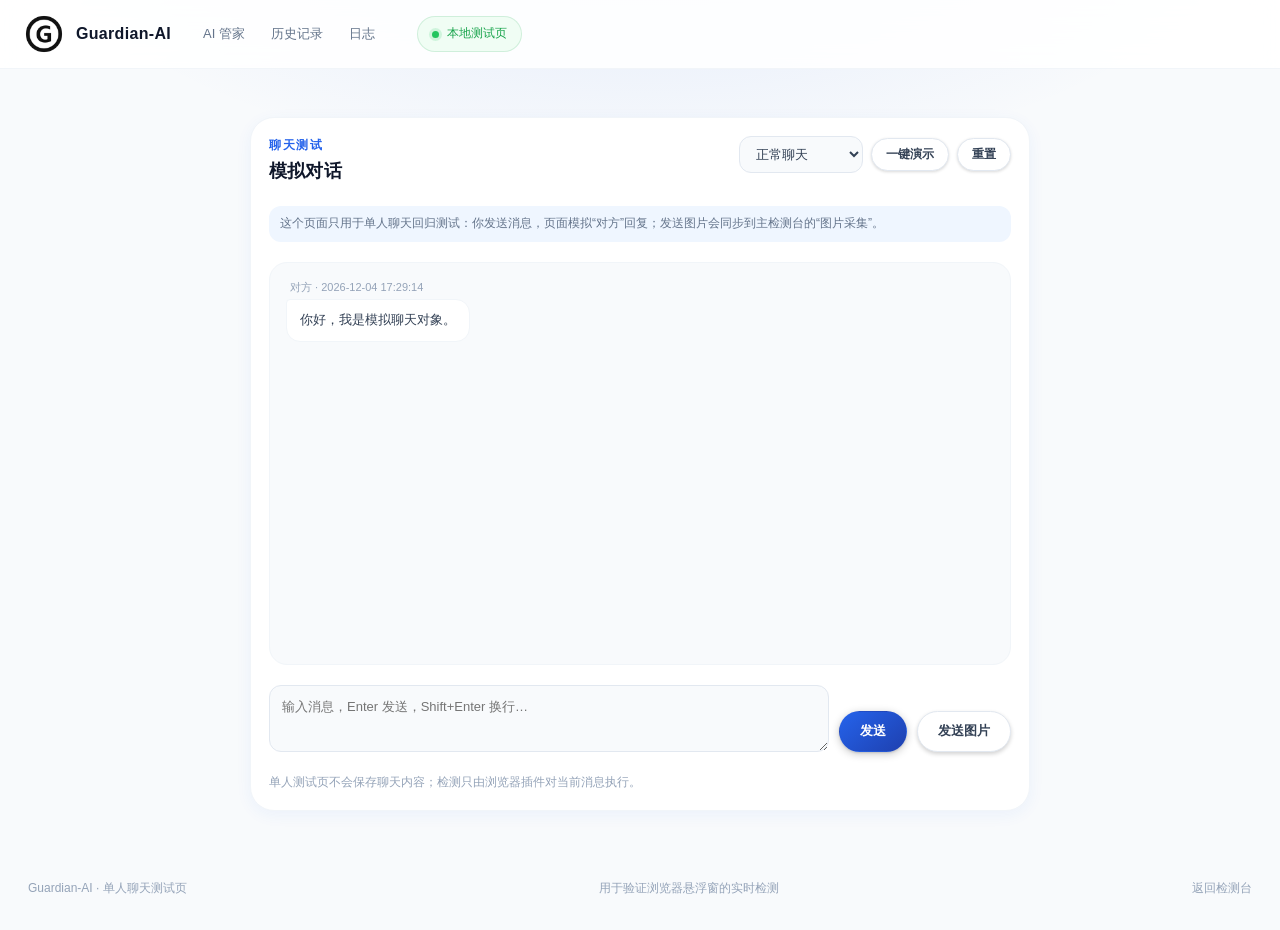
<file: HTML+CSS/html/chat-test.html>
<!DOCTYPE html>
<html lang="zh-CN">
<head>
  <meta charset="UTF-8" />
  <meta name="viewport" content="width=device-width, initial-scale=1.0" />
  <title>单人聊天测试 · Guardian-AI</title>
  <link rel="stylesheet" href="../css/style.css?v=1.6.3" />
  <link rel="icon" type="image/png" href="../assets/guardian-icon.png" />
</head>
<body class="single-chat-body">
  <h1 class="visually-hidden">Guardian-AI 单人聊天测试页</h1>

  <header class="site-header">
    <div class="site-header__inner">
      <a class="brand" href="index.html" aria-label="Guardian-AI 首页">
        <span class="brand__logo brand__logo--image" aria-hidden="true"><img src="../assets/guardian-icon.png" alt="" /></span>
        <span class="brand__text">
          <span class="brand__name">Guardian-AI</span>
          <span class="brand__slogan">Guardian-AI · 单人聊天测试</span>
        </span>
      </a>
      <nav class="site-nav" aria-label="主导航">
        <a class="site-nav__link" href="index.html">AI 管家</a>
        <a class="site-nav__link" href="history.html">历史记录</a>
        <a class="site-nav__link" href="logs.html">日志</a>
      </nav>
      <p class="guard-status">
        <span class="guard-status__dot" aria-hidden="true"></span>
        <span>本地测试页</span>
      </p>
    </div>
  </header>

  <main class="single-chat">
    <section class="panel single-chat__shell" aria-labelledby="single-chat-title">
      <header class="panel__header">
        <div class="panel__heading">
          <p class="panel__eyebrow">聊天测试</p>
          <h2 class="panel__title" id="single-chat-title">模拟对话</h2>
        </div>
        <div class="single-chat__tools">
          <label class="visually-hidden" for="scenario-select">测试场景</label>
          <select class="form-select" id="scenario-select">
            <option value="normal">正常聊天</option>
            <option value="game">游戏皮肤诈骗</option>
            <option value="sidejob">刷单返利诈骗</option>
            <option value="police">冒充公检法</option>
          </select>
          <button class="btn btn--ghost btn--sm" id="demo-btn" type="button">一键演示</button>
          <button class="btn btn--ghost btn--sm" id="reset-btn" type="button">重置</button>
        </div>
      </header>

      <p class="single-chat__hint">这个页面只用于单人聊天回归测试：你发送消息，页面模拟“对方”回复；发送图片会同步到主检测台的“图片采集”。</p>

      <div class="chat-log single-chat__log" id="single-chat-log" role="log" aria-live="polite"></div>

      <div class="chat-composer">
        <label class="visually-hidden" for="single-chat-input">输入消息</label>
        <textarea id="single-chat-input" class="chat-composer__input" rows="2"
          placeholder="输入消息，Enter 发送，Shift+Enter 换行…"></textarea>
        <button class="btn btn--primary" id="single-chat-send" type="button">发送</button>
        <button class="btn btn--ghost" id="single-chat-image-btn" type="button">发送图片</button>
        <input id="single-chat-image-input" type="file" accept="image/png,image/jpeg,image/webp" hidden />
      </div>
      <p class="field-note">单人测试页不会保存聊天内容；检测只由浏览器插件对当前消息执行。</p>
    </section>
  </main>

  <footer class="site-footer">
    <p>Guardian-AI · 单人聊天测试页</p>
    <p>用于验证浏览器悬浮窗的实时检测</p>
    <p class="site-footer__links"><a href="index.html">返回检测台</a></p>
  </footer>

  <script src="../js/chat-test.js?v=1.6.3"></script>
</body>
</html>
</file>
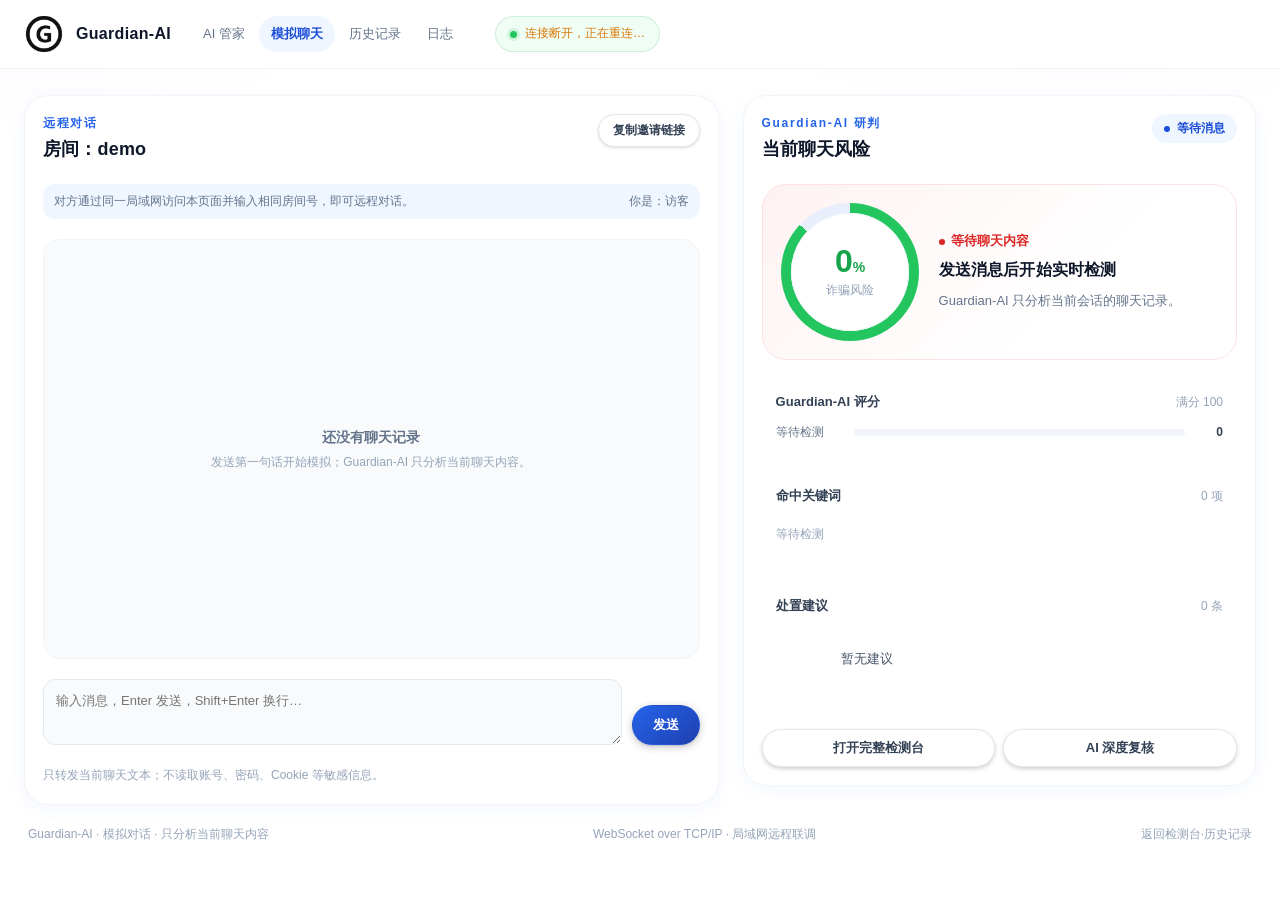
<file: HTML+CSS/html/chat.html>
<!DOCTYPE html>
<html lang="zh-CN">
<head>
  <meta charset="UTF-8" />
  <meta name="viewport" content="width=device-width, initial-scale=1.0" />
  <title>模拟聊天 · Guardian-AI</title>
  <link rel="stylesheet" href="../css/style.css?v=1.6.3" />
  <link rel="icon" type="image/png" href="../assets/guardian-icon.png" />
</head>
<body>
  <h1 class="visually-hidden">Guardian-AI 模拟聊天与实时诈骗检测</h1>

  <header class="site-header">
    <div class="site-header__inner">
      <a class="brand" href="index.html" aria-label="Guardian-AI 首页">
        <span class="brand__logo brand__logo--image" aria-hidden="true"><img src="../assets/guardian-icon.png" alt="" /></span>
        <span class="brand__text">
          <span class="brand__name">Guardian-AI</span>
          <span class="brand__slogan">Guardian-AI · 模拟对话</span>
        </span>
      </a>
      <nav class="site-nav" aria-label="主导航">
        <a class="site-nav__link" href="index.html">AI 管家</a>
        <a class="site-nav__link site-nav__link--active" href="chat.html" aria-current="page">模拟聊天</a>
        <a class="site-nav__link" href="history.html">历史记录</a>
        <a class="site-nav__link" href="logs.html">日志</a>
      </nav>
      <p class="guard-status">
        <span class="guard-status__dot" aria-hidden="true"></span>
        <span id="chat-status">连接中…</span>
      </p>
    </div>
  </header>

  <main class="chat-layout">
    <section class="panel chat-panel" aria-labelledby="chat-room-title">
      <header class="panel__header">
        <div class="panel__heading">
          <p class="panel__eyebrow">远程对话</p>
          <h2 class="panel__title" id="chat-room-title">房间：<span id="room-name">demo</span></h2>
        </div>
        <button class="btn btn--ghost btn--sm" id="copy-room-btn" type="button">复制邀请链接</button>
      </header>

      <div class="chat-tip">
        <span>对方通过同一局域网访问本页面并输入相同房间号，即可远程对话。</span>
        <span id="chat-client-name"></span>
      </div>

      <div class="chat-log" id="chat-log" role="log" aria-live="polite">
        <div class="chat-empty" id="chat-empty">
          <strong>还没有聊天记录</strong>
          <span>发送第一句话开始模拟；Guardian-AI 只分析当前聊天内容。</span>
        </div>
      </div>

      <div class="chat-composer">
        <label class="visually-hidden" for="chat-input">输入消息</label>
        <textarea id="chat-input" class="chat-composer__input" rows="2"
          placeholder="输入消息，Enter 发送，Shift+Enter 换行…"></textarea>
        <button class="btn btn--primary" id="chat-send" type="button">发送</button>
      </div>
      <p class="field-note">只转发当前聊天文本；不读取账号、密码、Cookie 等敏感信息。</p>
    </section>

    <aside class="panel panel--analysis chat-analysis" aria-labelledby="chat-analysis-title">
      <header class="panel__header">
        <div class="panel__heading">
          <p class="panel__eyebrow">Guardian-AI 研判</p>
          <h2 class="panel__title" id="chat-analysis-title">当前聊天风险</h2>
        </div>
        <p class="chip chip--ai"><span class="chip__dot" aria-hidden="true"></span><span id="chat-engine">等待消息</span></p>
      </header>

      <div class="risk-overview">
        <div class="risk-ring risk-ring--low" id="chat-risk-ring" role="img" aria-label="当前聊天风险 0%">
          <div class="risk-ring__inner">
            <strong class="risk-ring__value" id="chat-risk-score">0<span>%</span></strong>
            <span class="risk-ring__label">诈骗风险</span>
          </div>
        </div>
        <div class="risk-summary">
          <p class="risk-summary__level" id="chat-risk-level">
            <span class="risk-summary__dot" aria-hidden="true"></span>
            <span id="chat-risk-level-text">等待聊天内容</span>
          </p>
          <h3 class="risk-summary__title" id="chat-risk-title">发送消息后开始实时检测</h3>
          <p class="risk-summary__desc" id="chat-risk-desc">Guardian-AI 只分析当前会话的聊天记录。</p>
        </div>
      </div>

      <section class="analysis-block">
        <div class="analysis-block__head">
          <h3 class="analysis-block__title">Guardian-AI 评分</h3>
          <span class="analysis-block__count">满分 100</span>
        </div>
        <ul class="dimension-list" id="chat-dimension-list">
          <li class="dimension"><span class="dimension__name">等待检测</span><span class="dimension__bar"><i style="width:0%"></i></span><span class="dimension__score">0</span></li>
        </ul>
      </section>

      <section class="analysis-block">
        <div class="analysis-block__head">
          <h3 class="analysis-block__title">命中关键词</h3>
          <span class="analysis-block__count" id="chat-keyword-count">0 项</span>
        </div>
        <ul class="tag-list" id="chat-keyword-list"><li class="empty-inline">等待检测</li></ul>
      </section>

      <section class="analysis-block">
        <div class="analysis-block__head">
          <h3 class="analysis-block__title">处置建议</h3>
          <span class="analysis-block__count" id="chat-suggestion-count">0 条</span>
        </div>
        <ol class="suggestion-list" id="chat-suggestion-list"><li class="empty-inline">暂无建议</li></ol>
      </section>

      <div class="action-grid">
        <a class="btn btn--ghost" href="index.html">打开完整检测台</a>
        <button class="btn" id="chat-deep-check" type="button">AI 深度复核</button>
      </div>
    </aside>
  </main>

  <footer class="site-footer">
    <p>Guardian-AI · 模拟对话 · 只分析当前聊天内容</p>
    <p>WebSocket over TCP/IP · 局域网远程联调</p>
    <p class="site-footer__links"><a href="index.html">返回检测台</a><span aria-hidden="true">·</span><a href="history.html">历史记录</a></p>
  </footer>

  <div class="toast is-hidden" id="toast" role="status" aria-live="polite"></div>
  <script src="../js/api.js?v=1.6.3"></script>
  <script src="../js/chat.js?v=1.6.3"></script>
</body>
</html>
</file>
<file: HTML+CSS/css/style.css>
/* ==========================================================================
   Guardian-AI · AI 诈骗识别与个人信息保护助手
   风格：简约蓝色 / 圆润 UI / 居中规整
   说明：基础字号 14px，字体优先使用微软雅黑
   ========================================================================== */

/* --------------------------------------------------------------------------
   1. 设计变量
   -------------------------------------------------------------------------- */
:root {
  /* 字体 */
  --font-base: "Microsoft YaHei", "微软雅黑", "PingFang SC",
    "Hiragino Sans GB", "Noto Sans SC", Arial, sans-serif;

  /* 蓝色主色 */
  --blue-600: #2563eb;
  --blue-700: #1d4ed8;
  --blue-800: #1e40af;
  --blue-100: #dbeafe;
  --blue-50: #eff6ff;

  /* 中性色 */
  --white: #ffffff;
  --gray-900: #0f172a;
  --gray-700: #334155;
  --gray-600: #475569;
  --gray-500: #64748b;
  --gray-400: #94a3b8;
  --gray-300: #cbd5e1;
  --gray-200: #e2e8f0;
  --gray-100: #f1f5f9;
  --gray-50: #f8fafc;

  /* 语义色（仅用于风险提示） */
  --red-600: #dc2626;
  --red-700: #b91c1c;
  --red-100: #fee2e2;
  --red-50: #fef2f2;
  --amber-600: #d97706;
  --amber-50: #fffbeb;
  --green-500: #22c55e;
  --green-600: #16a34a;
  --green-50: #f0fdf4;

  /* 圆角 */
  --radius-sm: 8px;
  --radius-md: 12px;
  --radius-lg: 18px;
  --radius-xl: 24px;
  --radius-pill: 999px;

  /* 阴影 */
  --shadow-sm: 0 1px 2px rgba(15, 23, 42, 0.04);
  --shadow-md: 0 4px 16px rgba(37, 99, 235, 0.06);
  --shadow-lg: 0 12px 32px rgba(37, 99, 235, 0.08);

  /* 布局 */
  --page-width: 1360px;
  --page-gutter: 24px;
  --header-height: 68px;
}

/* --------------------------------------------------------------------------
   2. 基础重置
   -------------------------------------------------------------------------- */
*,
*::before,
*::after {
  box-sizing: border-box;
}

html {
  font-size: 14px;
  -webkit-text-size-adjust: 100%;
}

body {
  min-height: 100vh;
  margin: 0;
  font-family: var(--font-base);
  font-size: 14px;
  line-height: 1.6;
  color: var(--gray-700);
  background-color: var(--white);
  background-image:
    radial-gradient(900px 420px at 85% -180px, rgba(37, 99, 235, 0.08), transparent 70%),
    radial-gradient(700px 360px at 0% -120px, rgba(37, 99, 235, 0.05), transparent 70%);
  background-repeat: no-repeat;
}

h1,
h2,
h3,
p,
figure,
figcaption,
ul {
  margin: 0;
}

ul {
  padding: 0;
  list-style: none;
}

a {
  color: inherit;
  text-decoration: none;
}

a:focus-visible,
.uploader:focus-visible {
  outline: 2px solid var(--blue-600);
  outline-offset: 3px;
}

button,
textarea {
  font: inherit;
}

svg {
  display: block;
  width: 100%;
  height: 100%;
}

/* 视觉隐藏（仍可被读屏软件读取） */
.visually-hidden {
  position: absolute;
  width: 1px;
  height: 1px;
  padding: 0;
  margin: -1px;
  overflow: hidden;
  clip: rect(0 0 0 0);
  white-space: nowrap;
  border: 0;
}

/* --------------------------------------------------------------------------
   3. 顶部导航栏
   -------------------------------------------------------------------------- */
.site-header {
  position: sticky;
  top: 0;
  z-index: 50;
  background-color: rgba(255, 255, 255, 0.88);
  border-bottom: 1px solid var(--gray-100);
  backdrop-filter: blur(14px);
  -webkit-backdrop-filter: blur(14px);
}

.site-header__inner {
  display: flex;
  align-items: center;
  gap: 48px;
  width: min(var(--page-width), 100% - var(--page-gutter) * 2);
  min-height: var(--header-height);
  margin: 0 auto;
}

/* 品牌标识 */
.brand {
  display: flex;
  align-items: center;
  gap: 12px;
  flex-shrink: 0;
  border-radius: var(--radius-md);
}

.brand__logo {
  display: grid;
  place-items: center;
  width: 40px;
  height: 40px;
  padding: 9px;
  color: var(--white);
  background: linear-gradient(140deg, var(--blue-600), var(--blue-800));
  border-radius: 13px;
  box-shadow: 0 6px 16px rgba(37, 99, 235, 0.24);
}

.brand__text {
  display: flex;
  flex-direction: column;
  line-height: 1.25;
}

.brand__name {
  font-size: 16px;
  font-weight: 700;
  letter-spacing: 0.02em;
  color: var(--gray-900);
}

.brand__slogan {
  margin-top: 2px;
  font-size: 12px;
  color: var(--gray-400);
}

/* 导航菜单 */
.site-nav {
  display: flex;
  align-items: center;
  gap: 8px;
}

.site-nav__link {
  padding: 8px 16px;
  font-size: 14px;
  color: var(--gray-500);
  border-radius: var(--radius-pill);
  transition: color 0.2s ease, background-color 0.2s ease;
}

.site-nav__link:hover {
  color: var(--blue-700);
  background-color: var(--blue-50);
}

.site-nav__link--active {
  font-weight: 600;
  color: var(--blue-700);
  background-color: var(--blue-50);
}

/* 防护状态 */
.guard-status {
  display: flex;
  align-items: center;
  gap: 8px;
  margin-left: auto;
  padding: 7px 14px;
  font-size: 12px;
  color: var(--green-600);
  background-color: var(--green-50);
  border: 1px solid rgba(22, 163, 74, 0.15);
  border-radius: var(--radius-pill);
}

.guard-status__dot {
  width: 7px;
  height: 7px;
  background-color: var(--green-500);
  border-radius: 50%;
  box-shadow: 0 0 0 3px rgba(34, 197, 94, 0.16);
  animation: pulse 2.4s ease-in-out infinite;
}

/* --------------------------------------------------------------------------
   4. 工作区布局
   -------------------------------------------------------------------------- */
.workspace {
  display: grid;
  grid-template-columns: minmax(0, 1.15fr) minmax(380px, 0.85fr);
  gap: 24px;
  align-items: stretch;
  width: min(var(--page-width), 100% - var(--page-gutter) * 2);
  margin: 26px auto 0;
}

/* --------------------------------------------------------------------------
   5. 通用面板
   -------------------------------------------------------------------------- */
.panel {
  display: flex;
  flex-direction: column;
  gap: 20px;
  padding: 24px;
  background-color: var(--white);
  border: 1px solid var(--gray-100);
  border-radius: var(--radius-xl);
  box-shadow: var(--shadow-md);
}

.panel__header {
  display: flex;
  align-items: flex-start;
  justify-content: space-between;
  gap: 16px;
}

.panel__eyebrow {
  margin-bottom: 2px;
  font-size: 12px;
  font-weight: 600;
  letter-spacing: 0.14em;
  color: var(--blue-600);
}

.panel__title {
  font-size: 18px;
  font-weight: 700;
  letter-spacing: 0.01em;
  color: var(--gray-900);
}

/* 状态胶囊 */
.chip {
  display: inline-flex;
  align-items: center;
  gap: 7px;
  flex-shrink: 0;
  padding: 5px 12px;
  font-size: 12px;
  font-weight: 600;
  border-radius: var(--radius-pill);
}

.chip__dot {
  width: 6px;
  height: 6px;
  background-color: currentColor;
  border-radius: 50%;
  animation: pulse 2.4s ease-in-out infinite;
}

.chip--live {
  color: var(--green-600);
  background-color: var(--green-50);
}

.chip--ai {
  color: var(--blue-700);
  background-color: var(--blue-50);
}

/* --------------------------------------------------------------------------
   6. 聊天文本区
   -------------------------------------------------------------------------- */
.chat-field {
  display: flex;
  flex: 1;
  flex-direction: column;
  gap: 10px;
  min-height: 0;
}

.chat-field__meta {
  display: flex;
  align-items: baseline;
  justify-content: space-between;
  gap: 12px;
}

.chat-field__label {
  font-size: 13px;
  font-weight: 600;
  color: var(--gray-700);
}

.chat-field__hint {
  font-size: 12px;
  color: var(--gray-400);
}

.chat-field__input {
  flex: 1;
  width: 100%;
  min-height: 280px;
  padding: 18px 20px;
  font-size: 14px;
  line-height: 2;
  color: var(--gray-700);
  background-color: var(--gray-50);
  border: 1px solid var(--gray-200);
  border-radius: var(--radius-lg);
  outline: none;
  resize: none;
  transition: border-color 0.2s ease, background-color 0.2s ease,
    box-shadow 0.2s ease;
}

.chat-field__input:hover {
  border-color: var(--gray-300);
}

.chat-field__input:focus {
  background-color: var(--white);
  border-color: var(--blue-600);
  box-shadow: 0 0 0 4px rgba(37, 99, 235, 0.1);
}

.chat-field__footer {
  display: flex;
  justify-content: space-between;
  gap: 12px;
  font-size: 12px;
  color: var(--gray-400);
}

/* --------------------------------------------------------------------------
   7. 图片区域
   -------------------------------------------------------------------------- */
.media-field {
  display: flex;
  flex-direction: column;
  gap: 12px;
}

.media-field__head {
  display: flex;
  align-items: baseline;
  justify-content: space-between;
  gap: 12px;
}

.media-field__title {
  font-size: 13px;
  font-weight: 600;
  color: var(--gray-700);
}

.media-field__hint {
  font-size: 12px;
  color: var(--gray-400);
}

/* 上传占位区 */
.uploader {
  display: flex;
  align-items: center;
  gap: 14px;
  padding: 14px 18px;
  cursor: pointer;
  background-color: var(--gray-50);
  border: 1px dashed var(--gray-300);
  border-radius: var(--radius-lg);
  transition: border-color 0.2s ease, background-color 0.2s ease;
}

.uploader:hover {
  background-color: var(--blue-50);
  border-color: var(--blue-600);
}

.uploader__icon {
  display: grid;
  place-items: center;
  flex-shrink: 0;
  width: 38px;
  height: 38px;
  padding: 9px;
  color: var(--blue-600);
  background-color: var(--white);
  border-radius: var(--radius-md);
  box-shadow: var(--shadow-sm);
}

.uploader__text {
  display: flex;
  flex-direction: column;
  gap: 1px;
  line-height: 1.5;
}

.uploader__text strong {
  font-size: 13px;
  font-weight: 600;
  color: var(--gray-700);
}

.uploader__text small {
  font-size: 12px;
  color: var(--gray-400);
}

.uploader__action {
  flex-shrink: 0;
  margin-left: auto;
  padding: 6px 14px;
  font-size: 12px;
  font-weight: 600;
  color: var(--blue-700);
  background-color: var(--white);
  border: 1px solid var(--blue-100);
  border-radius: var(--radius-pill);
}

/* 图片卡片列表 */
.media-grid {
  display: grid;
  grid-template-columns: repeat(3, minmax(0, 1fr));
  gap: 12px;
}

.media-card {
  overflow: hidden;
  background-color: var(--white);
  border: 1px solid var(--gray-100);
  border-radius: var(--radius-md);
  transition: border-color 0.2s ease, transform 0.2s ease;
}

.media-card:hover {
  border-color: var(--blue-100);
  transform: translateY(-2px);
}

.media-card__preview {
  display: grid;
  place-items: center;
  gap: 4px;
  height: 92px;
  overflow: hidden;
  border-bottom: 1px solid var(--gray-100);
}

.media-card__caption {
  display: flex;
  align-items: center;
  justify-content: space-between;
  gap: 8px;
  padding: 8px 10px;
}

.media-card__name {
  overflow: hidden;
  font-size: 13px;
  color: var(--gray-600);
  text-overflow: ellipsis;
  white-space: nowrap;
}

/* 图片缩略图：转账截图 */
.media-card__preview--transfer {
  background: linear-gradient(150deg, #fef2f2, #fee2e2);
}

.mock-pill {
  padding: 2px 8px;
  font-size: 9px;
  color: var(--red-700);
  background-color: rgba(255, 255, 255, 0.86);
  border-radius: var(--radius-pill);
}

.mock-amount {
  font-size: 19px;
  font-weight: 700;
  letter-spacing: -0.02em;
  color: var(--red-700);
}

/* 图片缩略图：二维码 */
.media-card__preview--qr {
  background: linear-gradient(150deg, var(--blue-50), var(--blue-100));
}

.mock-qr {
  width: 48px;
  height: 48px;
  background-image: repeating-conic-gradient(var(--gray-900) 0% 25%, var(--white) 0% 50%);
  background-size: 11px 11px;
  border: 4px solid var(--white);
  border-radius: 4px;
  box-shadow: var(--shadow-sm);
}

.mock-qr__label {
  font-size: 9px;
  color: var(--blue-800);
}

/* 图片缩略图：客服名片 */
.media-card__preview--profile {
  display: flex;
  align-items: center;
  gap: 10px;
  background: linear-gradient(150deg, var(--white), var(--gray-100));
}

.mock-avatar {
  display: grid;
  place-items: center;
  width: 34px;
  height: 34px;
  font-size: 13px;
  color: var(--white);
  background: linear-gradient(140deg, var(--blue-600), var(--blue-800));
  border-radius: 50%;
}

.mock-lines {
  display: flex;
  flex-direction: column;
  gap: 5px;
}

.mock-lines i {
  display: block;
  width: 54px;
  height: 5px;
  background-color: var(--gray-300);
  border-radius: var(--radius-pill);
}

.mock-lines i:nth-child(2) {
  width: 40px;
  background-color: var(--gray-200);
}

.mock-lines i:nth-child(3) {
  width: 46px;
  background-color: var(--gray-200);
}

/* 标签 */
.tag {
  display: inline-flex;
  align-items: center;
  flex-shrink: 0;
  padding: 3px 9px;
  font-size: 12px;
  font-weight: 500;
  border-radius: var(--radius-pill);
}

.tag--danger {
  color: var(--red-700);
  background-color: var(--red-50);
}

.tag--warn {
  color: var(--amber-600);
  background-color: var(--amber-50);
}

.tag--neutral {
  color: var(--gray-500);
  background-color: var(--gray-100);
}

/* --------------------------------------------------------------------------
   8. 风险分析区
   -------------------------------------------------------------------------- */
/* 风险总分 */
.risk-overview {
  display: flex;
  align-items: center;
  gap: 20px;
  padding: 18px;
  background: linear-gradient(135deg, var(--red-50), var(--white) 65%);
  border: 1px solid var(--red-100);
  border-radius: var(--radius-xl);
}

.risk-ring {
  --score: 87;

  display: flex;
  flex-shrink: 0;
  align-items: center;
  justify-content: center;
  width: 138px;
  height: 138px;
  padding: 10px;
  background: conic-gradient(var(--red-600) calc(var(--score) * 1%), #e8eefc 0);
  border-radius: 50%;
}

.risk-ring__inner {
  display: flex;
  flex-direction: column;
  align-items: center;
  justify-content: center;
  width: 100%;
  height: 100%;
  background-color: var(--white);
  border-radius: 50%;
  box-shadow: inset 0 0 0 1px var(--gray-100);
}

.risk-ring__value {
  font-size: 32px;
  font-weight: 700;
  line-height: 1.1;
  letter-spacing: -0.03em;
  color: var(--red-600);
}

.risk-ring__value span {
  margin-left: 1px;
  font-size: 14px;
  font-weight: 600;
}

.risk-ring__label {
  margin-top: 2px;
  font-size: 12px;
  color: var(--gray-400);
}

/* 风险结论 */
.risk-summary {
  min-width: 0;
}

.risk-summary__level {
  display: flex;
  align-items: center;
  gap: 6px;
  font-size: 13px;
  font-weight: 600;
  color: var(--red-600);
}

.risk-summary__dot {
  width: 6px;
  height: 6px;
  background-color: var(--red-600);
  border-radius: 50%;
}

.risk-summary__title {
  margin-top: 6px;
  font-size: 16px;
  font-weight: 700;
  line-height: 1.55;
  letter-spacing: 0.01em;
  color: var(--gray-900);
  text-wrap: balance;
}

.risk-summary__desc {
  margin-top: 6px;
  font-size: 13px;
  line-height: 1.8;
  color: var(--gray-500);
}

/* 分析子区块 */
.analysis-block {
  display: flex;
  flex-direction: column;
  gap: 10px;
}

.analysis-block__head {
  display: flex;
  align-items: center;
  justify-content: space-between;
  gap: 12px;
}

.analysis-block__title {
  font-size: 13px;
  font-weight: 600;
  color: var(--gray-700);
}

.analysis-block__count {
  font-size: 12px;
  color: var(--gray-400);
}

.tag-list {
  display: flex;
  flex-wrap: wrap;
  gap: 8px;
}

.tag-list .tag {
  padding: 5px 12px;
  font-size: 13px;
}

/* 高风险图片列表 */
.risk-media {
  display: flex;
  flex-direction: column;
  gap: 8px;
}

.risk-media__item {
  display: flex;
  align-items: center;
  gap: 12px;
  padding: 10px 12px;
  background-color: var(--gray-50);
  border: 1px solid var(--gray-100);
  border-radius: var(--radius-md);
}

.risk-media__preview {
  display: grid;
  place-items: center;
  flex-shrink: 0;
  width: 54px;
  height: 42px;
  overflow: hidden;
  font-size: 18px;
  font-weight: 700;
  color: var(--red-700);
  border-radius: var(--radius-sm);
}

.risk-media__preview--transfer {
  background-color: var(--red-100);
}

.risk-media__preview--qr {
  background-image: repeating-conic-gradient(var(--gray-900) 0% 25%, var(--white) 0% 50%);
  background-size: 9px 9px;
  border: 3px solid var(--white);
  box-shadow: 0 0 0 1px var(--gray-200);
}

.risk-media__info {
  display: flex;
  flex: 1;
  flex-direction: column;
  gap: 1px;
  min-width: 0;
}

.risk-media__info strong {
  font-size: 13px;
  font-weight: 600;
  color: var(--gray-700);
}

.risk-media__info small {
  overflow: visible;
  font-size: 12px;
  line-height: 1.65;
  color: var(--gray-400);
  text-overflow: clip;
  white-space: normal;
  overflow-wrap: anywhere;
  word-break: break-word;
}

.risk-media__score {
  flex-shrink: 0;
  font-size: 13px;
  font-weight: 700;
  color: var(--red-600);
}

/* --------------------------------------------------------------------------
   9. 后续操作预留区
   -------------------------------------------------------------------------- */
.reserved {
  display: flex;
  flex: 1;
  flex-direction: column;
  gap: 12px;
  min-height: 300px;
}

.reserved__head {
  display: flex;
  align-items: center;
  justify-content: space-between;
  gap: 12px;
}

.reserved__title {
  font-size: 13px;
  font-weight: 600;
  color: var(--gray-700);
}

.reserved__badge {
  padding: 2px 9px;
  font-size: 12px;
  color: var(--blue-700);
  background-color: var(--blue-50);
  border-radius: var(--radius-pill);
}

.reserved__canvas {
  display: flex;
  flex: 1;
  flex-direction: column;
  align-items: center;
  justify-content: center;
  gap: 6px;
  padding: 24px;
  text-align: center;
  background-color: var(--gray-50);
  background-image: radial-gradient(var(--gray-200) 1px, transparent 1px);
  background-size: 18px 18px;
  border: 1px dashed var(--gray-300);
  border-radius: var(--radius-xl);
}

.reserved__icon {
  display: grid;
  place-items: center;
  width: 40px;
  height: 40px;
  padding: 10px;
  margin-bottom: 2px;
  color: var(--blue-600);
  background-color: var(--white);
  border-radius: 50%;
  box-shadow: var(--shadow-sm);
}

.reserved__hint {
  font-size: 13px;
  font-weight: 600;
  color: var(--gray-500);
}

.reserved__sub {
  font-size: 12px;
  color: var(--gray-400);
}

/* --------------------------------------------------------------------------
   10. 页脚
   -------------------------------------------------------------------------- */
.site-footer {
  display: flex;
  align-items: center;
  justify-content: space-between;
  gap: 16px;
  width: min(var(--page-width), 100% - var(--page-gutter) * 2);
  padding: 20px 4px 32px;
  margin: 0 auto;
  font-size: 12px;
  color: var(--gray-400);
}

/* --------------------------------------------------------------------------
   11. 动画
   -------------------------------------------------------------------------- */
@keyframes pulse {
  0%,
  100% {
    opacity: 1;
    transform: scale(1);
  }

  50% {
    opacity: 0.55;
    transform: scale(0.86);
  }
}

/* --------------------------------------------------------------------------
   12. 响应式适配
   -------------------------------------------------------------------------- */
@media (max-width: 1120px) {
  .workspace {
    grid-template-columns: minmax(0, 1fr);
  }

  .risk-overview {
    align-items: flex-start;
  }
}

@media (max-width: 820px) {
  .site-header__inner {
    gap: 20px;
  }

  .brand__slogan {
    display: none;
  }

  .site-nav {
    gap: 2px;
  }

  .site-nav__link {
    padding: 7px 12px;
  }

  .guard-status {
    padding: 6px 10px;
    font-size: 11px;
  }
}

@media (max-width: 640px) {
  :root {
    --page-gutter: 14px;
  }

  .site-header__inner {
    flex-wrap: wrap;
    gap: 10px;
    padding: 12px 0;
  }

  .brand {
    margin-right: auto;
  }

  .site-nav {
    order: 3;
    width: 100%;
    justify-content: space-between;
    padding-top: 2px;
    border-top: 1px solid var(--gray-100);
  }

  .site-nav__link {
    flex: 1;
    text-align: center;
  }

  .workspace {
    gap: 16px;
    margin-top: 16px;
  }

  .panel {
    gap: 16px;
    padding: 18px;
    border-radius: var(--radius-lg);
  }

  .risk-overview {
    flex-direction: column;
    align-items: center;
    text-align: center;
    gap: 16px;
  }

  .risk-summary__level {
    justify-content: center;
  }

  .media-grid {
    grid-template-columns: repeat(2, minmax(0, 1fr));
  }

  .chat-field__input {
    min-height: 220px;
  }

  .site-footer {
    flex-direction: column;
    align-items: flex-start;
    gap: 4px;
    padding-bottom: 24px;
  }
}

@media (max-width: 420px) {
  .brand__name {
    font-size: 15px;
  }

  .guard-status {
    font-size: 0;
  }

  .guard-status__dot {
    margin: 0;
  }

  .media-grid {
    grid-template-columns: minmax(0, 1fr);
  }

  .uploader {
    flex-wrap: wrap;
  }

  .uploader__action {
    width: 100%;
    margin-left: 0;
    text-align: center;
  }
}

/* --------------------------------------------------------------------------
   13. 无障碍：减少动效
   -------------------------------------------------------------------------- */
@media (prefers-reduced-motion: reduce) {
  *,
  *::before,
  *::after {
    animation-duration: 0.01ms !important;
    animation-iteration-count: 1 !important;
    transition-duration: 0.01ms !important;
  }
}

/* ==========================================================================
   14. 多板块视图与铜川本地化扩展
   ========================================================================== */

/* 本地反诈速览条 */
.local-brief {
  width: min(var(--page-width), 100% - var(--page-gutter) * 2);
  margin: 18px auto 0;
  background: linear-gradient(135deg, var(--blue-50), #ffffff 70%);
  border: 1px solid var(--blue-100);
  border-radius: var(--radius-xl);
}

.local-brief__inner {
  display: flex;
  align-items: center;
  justify-content: space-between;
  gap: 20px;
  padding: 16px 22px;
}

.local-brief__title {
  display: flex;
  align-items: center;
  gap: 10px;
  font-size: 14px;
  font-weight: 700;
  color: var(--gray-900);
}

.local-brief__badge {
  flex-shrink: 0;
  padding: 3px 10px;
  font-size: 12px;
  font-weight: 600;
  color: var(--white);
  background: linear-gradient(140deg, var(--blue-600), var(--blue-800));
  border-radius: var(--radius-pill);
}

.local-brief__desc {
  margin-top: 6px;
  font-size: 13px;
  line-height: 1.8;
  color: var(--gray-600);
}

.local-brief__desc strong {
  color: var(--red-700);
}

.local-brief__channels {
  display: flex;
  flex-direction: column;
  gap: 6px;
  flex-shrink: 0;
  padding: 10px 16px;
  background-color: var(--white);
  border: 1px solid var(--gray-100);
  border-radius: var(--radius-md);
  font-size: 12px;
  color: var(--gray-700);
}

/* 页面主区与视图切换 */
.page-main {
  width: min(var(--page-width), 100% - var(--page-gutter) * 2);
  margin: 22px auto 0;
}

.view {
  display: none;
}

.view.is-active {
  display: block;
  animation: view-fade 0.25s ease;
}

@keyframes view-fade {
  from { opacity: 0; transform: translateY(6px); }
  to { opacity: 1; transform: translateY(0); }
}

.page-head {
  display: flex;
  align-items: flex-start;
  justify-content: space-between;
  gap: 16px;
  margin-bottom: 18px;
}

/* 通用按钮 */
.btn {
  display: inline-flex;
  align-items: center;
  justify-content: center;
  gap: 6px;
  padding: 9px 20px;
  font-size: 13px;
  font-weight: 600;
  border: 1px solid transparent;
  border-radius: var(--radius-pill);
  cursor: pointer;
  transition: background-color 0.2s ease, border-color 0.2s ease, transform 0.15s ease;
}

.btn--primary {
  color: var(--white);
  background: linear-gradient(140deg, var(--blue-600), var(--blue-800));
  box-shadow: 0 4px 12px rgba(37, 99, 235, 0.22);
}

.btn--primary:hover {
  transform: translateY(-1px);
}

.btn--ghost {
  color: var(--blue-700);
  background-color: var(--white);
  border-color: var(--blue-100);
}

/* ---------------- 每日一反诈 ---------------- */
.daily-layout {
  display: grid;
  grid-template-columns: minmax(0, 1.5fr) minmax(320px, 0.7fr);
  gap: 24px;
  align-items: start;
}

.daily-card {
  gap: 16px;
}

.daily-card__meta {
  display: flex;
  flex-wrap: wrap;
  align-items: center;
  gap: 8px;
}

.daily-card__date {
  margin-left: auto;
  font-size: 12px;
  color: var(--gray-400);
}

.daily-card__title {
  font-size: 19px;
  font-weight: 700;
  line-height: 1.5;
  color: var(--gray-900);
}

.daily-card__section {
  display: flex;
  flex-direction: column;
  gap: 8px;
}

.daily-card__subtitle {
  font-size: 13px;
  font-weight: 600;
  color: var(--blue-700);
}

.daily-card__text {
  font-size: 14px;
  line-height: 1.9;
  color: var(--gray-700);
}

.daily-steps {
  display: flex;
  flex-direction: column;
  gap: 10px;
  padding-left: 0;
  list-style: none;
  counter-reset: step;
}

.daily-steps li {
  display: flex;
  gap: 10px;
  font-size: 13px;
  line-height: 1.8;
  color: var(--gray-700);
}

.daily-steps li::before {
  counter-increment: step;
  content: counter(step);
  flex-shrink: 0;
  display: grid;
  place-items: center;
  width: 22px;
  height: 22px;
  margin-top: 2px;
  font-size: 12px;
  font-weight: 700;
  color: var(--blue-700);
  background-color: var(--blue-50);
  border-radius: 50%;
}

.daily-card__tips {
  padding: 14px 16px;
  font-size: 13px;
  line-height: 1.8;
  color: var(--red-700);
  background-color: var(--red-50);
  border: 1px solid var(--red-100);
  border-radius: var(--radius-md);
}

.daily-card__actions {
  display: flex;
  align-items: center;
  justify-content: space-between;
  gap: 12px;
  margin-top: 4px;
}

.daily-card__counter {
  font-size: 12px;
  color: var(--gray-400);
}

/* 侧边提醒列表 */
.daily-side {
  gap: 14px;
}

.daily-side__title {
  font-size: 15px;
}

.side-list {
  display: flex;
  flex-direction: column;
  gap: 14px;
}

.side-list__item {
  padding: 12px 14px;
  background-color: var(--gray-50);
  border: 1px solid var(--gray-100);
  border-radius: var(--radius-md);
}

.side-list__item strong {
  display: block;
  font-size: 13px;
  color: var(--gray-900);
}

.side-list__item p {
  margin-top: 4px;
  font-size: 12px;
  line-height: 1.7;
  color: var(--gray-500);
}

.side-list__item--warn {
  background-color: var(--red-50);
  border-color: var(--red-100);
}

.side-list__item--warn p {
  color: var(--red-700);
}

/* ---------------- 反诈问答 ---------------- */
.quiz-layout {
  display: grid;
  grid-template-columns: minmax(0, 1.5fr) minmax(320px, 0.7fr);
  gap: 24px;
  align-items: start;
}

.quiz-progress {
  margin-bottom: 6px;
  font-size: 12px;
  color: var(--gray-400);
}

.quiz-question {
  padding: 18px 0;
  border-bottom: 1px solid var(--gray-100);
}

.quiz-question:last-of-type {
  border-bottom: none;
}

.quiz-question__title {
  font-size: 15px;
  font-weight: 600;
  line-height: 1.7;
  color: var(--gray-900);
}

.quiz-options {
  display: flex;
  flex-direction: column;
  gap: 10px;
  margin-top: 12px;
}

.quiz-option {
  display: flex;
  align-items: flex-start;
  gap: 10px;
  width: 100%;
  padding: 12px 14px;
  font-size: 13px;
  line-height: 1.7;
  text-align: left;
  color: var(--gray-700);
  background-color: var(--gray-50);
  border: 1px solid var(--gray-200);
  border-radius: var(--radius-md);
  cursor: pointer;
  transition: border-color 0.2s ease, background-color 0.2s ease;
}

.quiz-option:hover:not(:disabled) {
  border-color: var(--blue-600);
  background-color: var(--blue-50);
}

.quiz-option:disabled {
  cursor: default;
}

.quiz-option__mark {
  flex-shrink: 0;
  display: grid;
  place-items: center;
  width: 22px;
  height: 22px;
  font-size: 12px;
  font-weight: 700;
  color: var(--gray-500);
  background-color: var(--white);
  border: 1px solid var(--gray-300);
  border-radius: 50%;
}

.quiz-option--correct {
  background-color: var(--green-50);
  border-color: var(--green-600);
  color: var(--green-600);
}

.quiz-option--correct .quiz-option__mark {
  color: var(--white);
  background-color: var(--green-600);
  border-color: var(--green-600);
}

.quiz-option--wrong {
  background-color: var(--red-50);
  border-color: var(--red-600);
  color: var(--red-700);
}

.quiz-option--wrong .quiz-option__mark {
  color: var(--white);
  background-color: var(--red-600);
  border-color: var(--red-600);
}

.quiz-feedback {
  display: none;
  margin-top: 10px;
  padding: 10px 14px;
  font-size: 12px;
  line-height: 1.8;
  border-radius: var(--radius-md);
}

.quiz-feedback--show {
  display: block;
}

.quiz-feedback--ok {
  color: var(--green-600);
  background-color: var(--green-50);
}

.quiz-feedback--no {
  color: var(--red-700);
  background-color: var(--red-50);
}

.quiz-result {
  display: flex;
  flex-direction: column;
  align-items: center;
  gap: 8px;
  padding: 28px 20px;
  text-align: center;
  background-color: var(--blue-50);
  border: 1px solid var(--blue-100);
  border-radius: var(--radius-xl);
}

.quiz-result__score {
  font-size: 30px;
  font-weight: 700;
  letter-spacing: -0.02em;
  color: var(--blue-700);
}

.quiz-result__level {
  font-size: 15px;
  font-weight: 600;
  color: var(--gray-900);
}

.quiz-result__desc {
  max-width: 420px;
  font-size: 13px;
  line-height: 1.8;
  color: var(--gray-500);
}

.quiz-result .btn {
  margin-top: 10px;
}

/* ---------------- 知识宣传 ---------------- */
.knowledge-grid {
  display: grid;
  grid-template-columns: repeat(4, minmax(0, 1fr));
  gap: 18px;
}

.know-card {
  display: flex;
  flex-direction: column;
  gap: 10px;
  padding: 20px;
  background-color: var(--white);
  border: 1px solid var(--gray-100);
  border-radius: var(--radius-lg);
  box-shadow: var(--shadow-sm);
  transition: transform 0.2s ease, border-color 0.2s ease;
}

.know-card:hover {
  transform: translateY(-3px);
  border-color: var(--blue-100);
}

.know-card__index {
  display: grid;
  place-items: center;
  width: 36px;
  height: 36px;
  font-size: 15px;
  font-weight: 700;
  color: var(--blue-700);
  background-color: var(--blue-50);
  border-radius: var(--radius-md);
}

.know-card__title {
  font-size: 15px;
  font-weight: 700;
  color: var(--gray-900);
}

.know-card__group {
  font-size: 12px;
  color: var(--amber-600);
}

.know-card__text {
  font-size: 12px;
  line-height: 1.8;
  color: var(--gray-600);
}

.know-card__tip {
  margin-top: auto;
  padding-top: 10px;
  font-size: 12px;
  line-height: 1.7;
  color: var(--blue-800);
  border-top: 1px dashed var(--gray-200);
}

.know-card__tip strong {
  color: var(--blue-700);
}

.knowledge-footer {
  display: grid;
  grid-template-columns: repeat(2, minmax(0, 1fr));
  gap: 18px;
  margin-top: 24px;
}

.principle-card {
  gap: 14px;
}

.principle-card__title {
  font-size: 15px;
  font-weight: 700;
  color: var(--gray-900);
}

.principle-list {
  display: grid;
  grid-template-columns: repeat(2, minmax(0, 1fr));
  gap: 10px;
}

.principle-list li {
  padding: 10px 14px;
  font-size: 13px;
  color: var(--gray-700);
  background-color: var(--gray-50);
  border-radius: var(--radius-md);
}

.principle-list--channels li {
  grid-column: span 1;
  font-size: 12px;
  line-height: 1.7;
}

/* 页脚补充链接 */
.site-footer__links a {
  color: var(--gray-400);
}

.site-footer__links a:hover {
  color: var(--blue-700);
}

/* --------------------------------------------------------------------------
   15. 扩展板块响应式适配
   -------------------------------------------------------------------------- */
@media (max-width: 1120px) {
  .daily-layout,
  .quiz-layout {
    grid-template-columns: minmax(0, 1fr);
  }

  .knowledge-grid {
    grid-template-columns: repeat(2, minmax(0, 1fr));
  }
}

@media (max-width: 820px) {
  .local-brief__inner {
    flex-direction: column;
    align-items: flex-start;
  }

  .local-brief__channels {
    width: 100%;
  }
}

@media (max-width: 640px) {
  .knowledge-grid {
    grid-template-columns: minmax(0, 1fr);
  }

  .knowledge-footer,
  .principle-list {
    grid-template-columns: minmax(0, 1fr);
  }

  .page-head {
    flex-direction: column;
    gap: 10px;
  }
}

/* ==========================================================================
   16. 功能扩展：交互控件 / 可解释评分 / 举报 / 历史 / 日志
   ========================================================================== */

/* 通用显隐与空状态 */
.is-hidden {
  display: none !important;
}

.empty-inline {
  padding: 8px 0;
  font-size: 12px;
  color: var(--gray-400);
  list-style: none;
}

.inline-link {
  margin-left: 4px;
  color: var(--blue-700);
  font-weight: 600;
}

/* 实时分析开关 */
.switch {
  display: inline-flex;
  align-items: center;
  gap: 8px;
  cursor: pointer;
  user-select: none;
}

.switch input {
  position: absolute;
  width: 1px;
  height: 1px;
  opacity: 0;
}

.switch__track {
  position: relative;
  width: 34px;
  height: 18px;
  background-color: var(--gray-300);
  border-radius: var(--radius-pill);
  transition: background-color 0.2s ease;
}

.switch__track::after {
  content: "";
  position: absolute;
  top: 2px;
  left: 2px;
  width: 14px;
  height: 14px;
  background-color: var(--white);
  border-radius: 50%;
  box-shadow: var(--shadow-sm);
  transition: transform 0.2s ease;
}

.switch input:checked + .switch__track {
  background-color: var(--blue-600);
}

.switch input:checked + .switch__track::after {
  transform: translateX(16px);
}

.switch input:focus-visible + .switch__track {
  outline: 2px solid var(--blue-600);
  outline-offset: 2px;
}

.switch__text {
  font-size: 12px;
  color: var(--gray-500);
}

/* 按钮内 SVG 图标尺寸（避免继承 svg { width:100% }） */
.btn svg {
  flex-shrink: 0;
  width: 16px;
  height: 16px;
}

/* 左右两栏各自按内容高度排列，避免左侧输入框被右侧长内容拉高 */
.workspace {
  align-items: start;
}

.chat-field {
  flex: 0 0 auto;
}

.chat-field__input {
  flex: 0 0 auto;
  height: 280px;
}

/* 输入区操作按钮 */
.input-actions {
  display: flex;
  flex-wrap: wrap;
  gap: 8px;
  align-items: center;
}

.btn--danger {
  color: var(--white);
  background: linear-gradient(140deg, var(--red-600), var(--red-700));
  box-shadow: 0 4px 12px rgba(220, 38, 38, 0.2);
}

.btn--danger:hover {
  transform: translateY(-1px);
}

.btn--sm {
  padding: 6px 14px;
  font-size: 12px;
}

.btn:not(.btn--primary):not(.btn--danger) {
  color: var(--gray-700);
  background-color: var(--white);
  border-color: var(--gray-200);
}

.btn:not(.btn--primary):not(.btn--danger):hover {
  color: var(--blue-700);
  border-color: var(--blue-100);
  background-color: var(--blue-50);
}

.btn:disabled {
  cursor: not-allowed;
  opacity: 0.45;
  transform: none !important;
}

.icon-btn {
  display: grid;
  place-items: center;
  width: 32px;
  height: 32px;
  font-size: 20px;
  line-height: 1;
  color: var(--gray-400);
  background-color: var(--gray-50);
  border: 0;
  border-radius: 50%;
  cursor: pointer;
}

.icon-btn:hover {
  color: var(--blue-700);
  background-color: var(--blue-50);
}

/* 风险环与等级颜色 */
.risk-ring--low {
  background: conic-gradient(var(--green-500) calc(var(--score, 0) * 1%), #e8eefc 0);
}

.risk-ring--medium {
  background: conic-gradient(var(--amber-600) calc(var(--score, 0) * 1%), #e8eefc 0);
}

.risk-ring--high,
.risk-ring--critical {
  background: conic-gradient(var(--red-600) calc(var(--score, 0) * 1%), #e8eefc 0);
}

.risk-ring--low .risk-ring__value {
  color: var(--green-600);
}

.risk-ring--medium .risk-ring__value {
  color: var(--amber-600);
}

.risk-ring--high .risk-ring__value,
.risk-ring--critical .risk-ring__value {
  color: var(--red-600);
}

.risk-summary__level--low {
  color: var(--green-600);
}

.risk-summary__level--low .risk-summary__dot {
  background-color: var(--green-500);
}

.risk-summary__level--medium {
  color: var(--amber-600);
}

.risk-summary__level--medium .risk-summary__dot {
  background-color: var(--amber-600);
}

.risk-summary__level--high,
.risk-summary__level--critical {
  color: var(--red-600);
}

.risk-summary__level--high .risk-summary__dot,
.risk-summary__level--critical .risk-summary__dot {
  background-color: var(--red-600);
}

/* 可解释评分维度 */
.dimension-list {
  display: flex;
  flex-direction: column;
  gap: 9px;
}

.dimension {
  display: grid;
  grid-template-columns: 68px minmax(0, 1fr) 28px;
  align-items: center;
  gap: 10px;
}

.dimension__name {
  font-size: 12px;
  color: var(--gray-500);
  white-space: nowrap;
}

.dimension__bar {
  display: block;
  height: 7px;
  overflow: hidden;
  background-color: var(--gray-100);
  border-radius: var(--radius-pill);
}

.dimension__bar i {
  display: block;
  height: 100%;
  background: linear-gradient(90deg, var(--blue-600), var(--blue-800));
  border-radius: inherit;
  transition: width 0.45s ease;
}

.dimension--warn .dimension__bar i {
  background: linear-gradient(90deg, #f59e0b, var(--amber-600));
}

.dimension--danger .dimension__bar i {
  background: linear-gradient(90deg, #f87171, var(--red-600));
}

.dimension__score {
  font-size: 12px;
  font-weight: 700;
  color: var(--gray-700);
  text-align: right;
}

/* 风险证据列表 */
.evidence-list {
  display: flex;
  flex-direction: column;
  gap: 7px;
}

.evidence {
  padding: 9px 11px;
  background-color: var(--gray-50);
  border: 1px solid var(--gray-100);
  border-radius: var(--radius-md);
}

.evidence--danger {
  background-color: #fffafa;
  border-color: #fee2e2;
}

.evidence--protective {
  opacity: 0.62;
}

.evidence__head {
  display: flex;
  align-items: center;
  justify-content: space-between;
  gap: 8px;
}

.evidence__label {
  font-size: 13px;
  font-weight: 600;
  color: var(--gray-700);
}

.evidence__weight {
  flex-shrink: 0;
  font-size: 12px;
  font-weight: 700;
  color: var(--red-600);
}

.evidence__text {
  margin-top: 3px;
  overflow: visible;
  font-size: 12px;
  line-height: 1.75;
  color: var(--gray-500);
  text-overflow: clip;
  white-space: pre-wrap;
  overflow-wrap: anywhere;
  word-break: break-word;
}

.evidence__meta {
  margin-top: 4px;
  font-size: 11px;
  color: var(--gray-400);
}

/* 个人信息暴露 */
.privacy-alert {
  display: flex;
  flex-direction: column;
  gap: 2px;
  padding: 9px 12px;
  font-size: 12px;
  line-height: 1.6;
  color: #92400e;
  background-color: var(--amber-50);
  border: 1px solid #fde68a;
  border-radius: var(--radius-md);
}

.pii-list,
.link-list {
  display: flex;
  flex-direction: column;
  gap: 6px;
}

.pii-item {
  display: flex;
  align-items: center;
  justify-content: space-between;
  gap: 10px;
  padding: 8px 10px;
  background-color: var(--gray-50);
  border: 1px solid var(--gray-100);
  border-radius: var(--radius-sm);
}

.pii-item__main {
  display: flex;
  flex-direction: column;
  gap: 1px;
  min-width: 0;
}

.pii-item__label {
  font-size: 12px;
  color: var(--gray-500);
}

.pii-item__value {
  overflow: visible;
  font-family: Consolas, "Courier New", monospace;
  font-size: 12px;
  color: var(--gray-700);
  text-overflow: clip;
  white-space: normal;
  overflow-wrap: anywhere;
  word-break: break-word;
}

.pii-item__count {
  flex-shrink: 0;
  font-size: 11px;
  color: var(--amber-600);
}

.link-item {
  padding: 8px 10px;
  background-color: var(--gray-50);
  border: 1px solid var(--gray-100);
  border-radius: var(--radius-sm);
}

.link-item__url {
  display: block;
  overflow: visible;
  font-size: 12px;
  color: var(--blue-700);
  text-overflow: clip;
  white-space: normal;
  overflow-wrap: anywhere;
  word-break: break-word;
}

.link-item__reasons {
  margin-top: 3px;
  font-size: 11px;
  line-height: 1.6;
  color: var(--gray-400);
}

/* 处置建议 */
.suggestion-list {
  counter-reset: suggestion;
  display: flex;
  flex-direction: column;
  gap: 7px;
}

.suggestion-list li {
  counter-increment: suggestion;
  position: relative;
  padding-left: 25px;
  font-size: 12.5px;
  line-height: 1.75;
  color: var(--gray-600);
}

.suggestion-list li::before {
  content: counter(suggestion);
  position: absolute;
  top: 2px;
  left: 0;
  display: grid;
  place-items: center;
  width: 17px;
  height: 17px;
  font-size: 10px;
  font-weight: 700;
  color: var(--blue-700);
  background-color: var(--blue-50);
  border-radius: 50%;
}

.suggestion-list li.empty-inline::before {
  display: none;
}

/* 数据库命中 / AI 分析来源提示 */
.match-badge {
  display: flex;
  align-items: flex-start;
  gap: 7px;
  padding: 8px 11px;
  font-size: 12px;
  line-height: 1.6;
  color: var(--blue-700);
  background-color: var(--blue-50);
  border: 1px solid var(--blue-100);
  border-radius: var(--radius-md);
}

.match-badge__dot {
  flex-shrink: 0;
  width: 7px;
  height: 7px;
  margin-top: 5px;
  background-color: currentColor;
  border-radius: 50%;
}

.match-badge--hit {
  color: var(--green-600);
  background-color: var(--green-50);
  border-color: rgba(22, 163, 74, 0.18);
}

.match-badge--ai {
  color: var(--blue-700);
  background-color: var(--blue-50);
  border-color: var(--blue-100);
}

/* 多图关联分析 */
.cross-image-summary {
  padding: 9px 11px;
  font-size: 12.5px;
  line-height: 1.75;
  color: var(--gray-600);
  background-color: var(--blue-50);
  border: 1px solid var(--blue-100);
  border-radius: var(--radius-md);
}

.cross-image-list {
  display: flex;
  flex-direction: column;
  gap: 6px;
}

.cross-image-list li {
  position: relative;
  padding-left: 18px;
  font-size: 12px;
  line-height: 1.7;
  color: var(--gray-600);
}

.cross-image-list li::before {
  content: "↔";
  position: absolute;
  left: 0;
  color: var(--blue-600);
  font-weight: 700;
}

/* 图片采集 */
.image-capture-grid {
  display: grid;
  grid-template-columns: repeat(4, minmax(0, 1fr));
  gap: 14px;
}

.image-capture-card {
  display: flex;
  flex-direction: column;
  overflow: hidden;
  background-color: var(--white);
  border: 1px solid var(--gray-100);
  border-radius: var(--radius-lg);
  box-shadow: var(--shadow-sm);
}

.image-capture-card__thumb {
  display: block;
  width: 100%;
  aspect-ratio: 4 / 3;
  background-color: var(--gray-100);
  background-position: center;
  background-size: cover;
  cursor: zoom-in;
}

.image-capture-card__body {
  display: flex;
  flex-direction: column;
  gap: 7px;
  padding: 12px;
}

.image-capture-card__head {
  display: flex;
  align-items: center;
  justify-content: space-between;
  gap: 8px;
}

.image-capture-card__name {
  overflow: hidden;
  font-size: 13px;
  font-weight: 700;
  color: var(--gray-700);
  text-overflow: ellipsis;
  white-space: nowrap;
}

.image-capture-card__time {
  font-size: 11px;
  color: var(--gray-400);
}

.image-capture-card__summary {
  display: -webkit-box;
  overflow: hidden;
  font-size: 12px;
  line-height: 1.7;
  color: var(--gray-500);
  -webkit-box-orient: vertical;
  -webkit-line-clamp: 3;
}

.image-capture-card__footer {
  display: flex;
  align-items: center;
  justify-content: space-between;
  gap: 8px;
}

.image-capture-card__delete {
  padding: 3px 8px;
  font-size: 11px;
  color: var(--gray-400);
  background: transparent;
  border: 1px solid var(--gray-200);
  border-radius: 999px;
  cursor: pointer;
}

.image-capture-card__delete:hover {
  color: #dc2626;
  border-color: #fecaca;
}

@media (max-width: 1120px) {
  .image-capture-grid {
    grid-template-columns: repeat(3, minmax(0, 1fr));
  }
}

@media (max-width: 820px) {
  .image-capture-grid {
    grid-template-columns: repeat(2, minmax(0, 1fr));
  }
}

@media (max-width: 520px) {
  .image-capture-grid {
    grid-template-columns: minmax(0, 1fr);
  }
}

/* 分省案例 */
.province-panel {
  gap: 14px;
}

.province-panel__head {
  display: flex;
  align-items: flex-start;
  justify-content: space-between;
  gap: 16px;
}

.province-panel__title {
  font-size: 16px;
  font-weight: 700;
  color: var(--gray-900);
}

.province-select {
  width: auto;
  min-width: 140px;
}

.province-case-list {
  display: grid;
  grid-template-columns: repeat(3, minmax(0, 1fr));
  gap: 12px;
}

.province-case {
  display: flex;
  flex-direction: column;
  gap: 6px;
  padding: 14px;
  background-color: var(--gray-50);
  border: 1px solid var(--gray-100);
  border-radius: var(--radius-md);
}

.province-case__meta {
  font-size: 11px;
  color: var(--blue-700);
}

.province-case__title {
  font-size: 13px;
  font-weight: 700;
  line-height: 1.55;
  color: var(--gray-900);
}

.province-case__method {
  display: -webkit-box;
  overflow: hidden;
  font-size: 12px;
  line-height: 1.7;
  color: var(--gray-500);
  -webkit-box-orient: vertical;
  -webkit-line-clamp: 4;
}

.province-case__tip {
  padding-top: 6px;
  font-size: 11px;
  line-height: 1.6;
  color: var(--green-600);
  border-top: 1px dashed var(--gray-200);
}

@media (max-width: 820px) {
  .province-case-list {
    grid-template-columns: minmax(0, 1fr);
  }
}

/* 后续操作区 */
.action-block {
  display: flex;
  flex-direction: column;
  gap: 10px;
  padding-top: 14px;
  border-top: 1px dashed var(--gray-200);
}

.action-block__badge {
  padding: 2px 9px;
  font-size: 12px;
  color: var(--blue-700);
  background-color: var(--blue-50);
  border-radius: var(--radius-pill);
}

.action-grid {
  display: grid;
  grid-template-columns: repeat(2, minmax(0, 1fr));
  gap: 8px;
}

.action-grid .btn {
  width: 100%;
  padding: 8px 10px;
}

.field-note {
  font-size: 12px;
  line-height: 1.7;
  color: var(--gray-400);
}

/* 上传交互 */
.uploader.is-dragover {
  background-color: var(--blue-50);
  border-color: var(--blue-600);
}

.record-row {
  display: flex;
  flex-wrap: wrap;
  align-items: center;
  gap: 10px;
}

.record-dot {
  width: 7px;
  height: 7px;
  background-color: var(--red-600);
  border-radius: 50%;
}

.record-row.is-recording .record-dot {
  animation: pulse 1s ease-in-out infinite;
}

.record-tip {
  font-size: 12px;
  color: var(--gray-400);
}

/* 右侧多模态缩略图 */
.risk-media__preview--image {
  background-position: center;
  background-size: cover;
}

.risk-media__preview--audio {
  color: var(--blue-700);
  background-color: var(--blue-50);
}

/* 知识卡片可点击 */
.know-card {
  cursor: pointer;
}

/* 媒体卡片扩展 */
.media-card {
  position: relative;
}

.media-card__preview--image,
.media-card__preview--audio {
  background: linear-gradient(150deg, var(--blue-50), var(--blue-100));
  background-position: center;
  background-size: cover;
}

.media-card__preview--audio {
  display: flex;
  flex-direction: column;
  gap: 4px;
  color: var(--blue-800);
}

.media-card__preview--audio strong {
  font-size: 20px;
}

.media-card__preview--audio small {
  font-size: 11px;
  color: var(--blue-700);
}

.media-card__remove {
  position: absolute;
  top: 6px;
  right: 6px;
  display: grid;
  place-items: center;
  width: 22px;
  height: 22px;
  padding: 0;
  font-size: 14px;
  line-height: 1;
  color: var(--gray-500);
  background-color: rgba(255, 255, 255, 0.92);
  border: 0;
  border-radius: 50%;
  box-shadow: var(--shadow-sm);
  cursor: pointer;
}

.media-card__remove:hover {
  color: var(--red-600);
}

.media-card__status {
  position: absolute;
  top: 6px;
  left: 6px;
  padding: 2px 7px;
  font-size: 10px;
  font-weight: 600;
  color: var(--white);
  background-color: rgba(15, 23, 42, 0.62);
  border-radius: var(--radius-pill);
}

.media-card__status--analyzing {
  background-color: var(--blue-700);
}

.media-card__status--done {
  background-color: rgba(22, 163, 74, 0.88);
}

.media-card__status--error {
  background-color: rgba(220, 38, 38, 0.88);
}

.media-card__caption .tag {
  padding: 2px 7px;
  font-size: 11px;
}

/* 弹窗 */
.modal {
  position: fixed;
  inset: 0;
  z-index: 80;
  display: flex;
  align-items: center;
  justify-content: center;
  padding: 20px;
}

.modal__backdrop {
  position: absolute;
  inset: 0;
  background-color: rgba(15, 23, 42, 0.46);
  backdrop-filter: blur(2px);
}

.modal__panel {
  position: relative;
  display: flex;
  flex-direction: column;
  width: min(640px, 100%);
  max-height: 88vh;
  overflow: auto;
  background-color: var(--white);
  border-radius: var(--radius-xl);
  box-shadow: 0 24px 70px rgba(15, 23, 42, 0.24);
}

.modal__header {
  display: flex;
  align-items: flex-start;
  justify-content: space-between;
  gap: 16px;
  padding: 22px 24px 0;
}

.modal__title {
  font-size: 18px;
  font-weight: 700;
  color: var(--gray-900);
}

.modal__body {
  display: flex;
  flex-direction: column;
  gap: 10px;
  padding: 18px 24px;
}

.modal__footer {
  display: flex;
  justify-content: flex-end;
  gap: 8px;
  padding: 0 24px 22px;
}

.modal__actions {
  display: flex;
  flex-wrap: wrap;
  gap: 8px;
}

.form-label {
  margin-top: 4px;
  font-size: 12px;
  font-weight: 600;
  color: var(--gray-600);
}

.form-select,
.form-input,
.form-textarea {
  width: 100%;
  padding: 9px 12px;
  font: inherit;
  font-size: 13px;
  color: var(--gray-700);
  background-color: var(--gray-50);
  border: 1px solid var(--gray-200);
  border-radius: var(--radius-md);
  outline: none;
}

.form-select:focus,
.form-input:focus,
.form-textarea:focus {
  background-color: var(--white);
  border-color: var(--blue-600);
  box-shadow: 0 0 0 3px rgba(37, 99, 235, 0.1);
}

.form-textarea {
  resize: vertical;
  line-height: 1.7;
}

.report-result {
  display: flex;
  flex-direction: column;
  gap: 8px;
  padding: 12px;
  background-color: var(--gray-50);
  border: 1px solid var(--gray-100);
  border-radius: var(--radius-md);
}

.report-result__title {
  font-size: 13px;
  font-weight: 700;
  color: var(--green-600);
}

.report-result__meta {
  font-size: 12px;
  color: var(--gray-400);
}

.report-result__content {
  max-height: 260px;
  margin: 0;
  overflow: auto;
  font-family: Consolas, "Courier New", monospace;
  font-size: 11.5px;
  line-height: 1.75;
  color: var(--gray-600);
  white-space: pre-wrap;
}

.knowledge-detail {
  font-size: 13px;
  line-height: 1.9;
  color: var(--gray-600);
}

/* 图片放大查看 */
.image-modal__panel {
  width: min(1080px, 96vw);
}

.image-modal__body {
  display: flex;
  align-items: center;
  justify-content: center;
  padding: 12px 24px 24px;
  overflow: auto;
  background-color: var(--gray-50);
  border-radius: 0 0 var(--radius-xl) var(--radius-xl);
}

.image-modal__img {
  max-width: 100%;
  max-height: 72vh;
  object-fit: contain;
  border-radius: var(--radius-md);
  box-shadow: var(--shadow-md);
}

/* Toast */
.toast {
  position: fixed;
  left: 50%;
  bottom: 28px;
  z-index: 90;
  max-width: min(520px, calc(100vw - 32px));
  padding: 10px 18px;
  font-size: 13px;
  color: var(--white);
  background-color: rgba(15, 23, 42, 0.9);
  border-radius: var(--radius-pill);
  box-shadow: 0 12px 30px rgba(15, 23, 42, 0.22);
  transform: translateX(-50%);
}

.toast--error {
  background-color: rgba(185, 28, 28, 0.94);
}

.toast--success {
  background-color: rgba(22, 101, 52, 0.94);
}

/* 桌面端：右侧研判面板独立滚动，避免页面被证据列表拉得过长 */
@media (min-width: 1121px) {
  .panel--analysis {
    position: sticky;
    top: calc(var(--header-height) + 14px);
    max-height: calc(100vh - var(--header-height) - 28px);
    overflow-y: auto;
    overscroll-behavior: contain;
    scrollbar-width: thin;
    scrollbar-color: var(--gray-300) transparent;
  }

  .panel--analysis::-webkit-scrollbar {
    width: 6px;
  }

  .panel--analysis::-webkit-scrollbar-thumb {
    background-color: var(--gray-300);
    border-radius: var(--radius-pill);
  }

  .panel--analysis::-webkit-scrollbar-track {
    background-color: transparent;
  }
}

/* ==========================================================================
   16.5 模拟聊天页
   ========================================================================== */
.chat-layout {
  display: grid;
  grid-template-columns: minmax(0, 1.15fr) minmax(380px, 0.85fr);
  gap: 24px;
  align-items: start;
  width: min(var(--page-width), 100% - var(--page-gutter) * 2);
  margin: 26px auto 0;
}

.chat-panel {
  min-height: 680px;
}

.chat-tip {
  display: flex;
  flex-wrap: wrap;
  justify-content: space-between;
  gap: 8px;
  padding: 8px 11px;
  font-size: 12px;
  line-height: 1.6;
  color: var(--gray-500);
  background-color: var(--blue-50);
  border-radius: var(--radius-md);
}

.chat-log {
  display: flex;
  flex: 1;
  flex-direction: column;
  gap: 12px;
  min-height: 420px;
  max-height: 56vh;
  padding: 16px;
  overflow-y: auto;
  background-color: var(--gray-50);
  border: 1px solid var(--gray-100);
  border-radius: var(--radius-lg);
}

.chat-empty {
  display: flex;
  flex: 1;
  flex-direction: column;
  align-items: center;
  justify-content: center;
  gap: 4px;
  text-align: center;
  color: var(--gray-400);
}

.chat-empty strong {
  font-size: 14px;
  color: var(--gray-500);
}

.chat-empty span {
  font-size: 12px;
}

.chat-row {
  display: flex;
  flex-direction: column;
  align-items: flex-start;
  gap: 3px;
}

.chat-row--self {
  align-items: flex-end;
}

.chat-row__meta {
  display: flex;
  gap: 6px;
  padding: 0 4px;
  font-size: 11px;
  color: var(--gray-400);
}

.chat-bubble {
  max-width: 78%;
  padding: 9px 13px;
  font-size: 13px;
  line-height: 1.75;
  color: var(--gray-700);
  background-color: var(--white);
  border: 1px solid var(--gray-100);
  border-radius: 4px 14px 14px 14px;
  word-break: break-word;
  white-space: pre-wrap;
}

.chat-row--self .chat-bubble {
  color: var(--white);
  background: linear-gradient(140deg, var(--blue-600), var(--blue-800));
  border-color: transparent;
  border-radius: 14px 4px 14px 14px;
}

.chat-bubble--image {
  padding: 4px;
  background-color: var(--white);
  border-color: var(--gray-100);
}

.chat-row--self .chat-bubble--image {
  background-color: var(--blue-50);
  border-color: var(--blue-100);
}

.chat-image {
  display: block;
  max-width: 220px;
  max-height: 220px;
  border-radius: 10px;
  object-fit: cover;
  cursor: zoom-in;
}

.chat-composer {
  display: flex;
  gap: 10px;
  align-items: flex-end;
}

.chat-composer__input {
  flex: 1;
  min-height: 58px;
  max-height: 150px;
  padding: 10px 12px;
  font: inherit;
  font-size: 13px;
  line-height: 1.7;
  color: var(--gray-700);
  background-color: var(--gray-50);
  border: 1px solid var(--gray-200);
  border-radius: var(--radius-md);
  outline: none;
  resize: vertical;
}

.chat-composer__input:focus {
  background-color: var(--white);
  border-color: var(--blue-600);
  box-shadow: 0 0 0 3px rgba(37, 99, 235, 0.1);
}

.chat-analysis {
  position: sticky;
  top: calc(var(--header-height) + 14px);
  max-height: calc(100vh - var(--header-height) - 28px);
  overflow-y: auto;
}

.chat-analysis .action-grid {
  margin-top: 4px;
}

@media (max-width: 1120px) {
  .chat-layout {
    grid-template-columns: minmax(0, 1fr);
  }

  .chat-analysis {
    position: static;
    max-height: none;
  }
}

@media (max-width: 640px) {
  .chat-layout {
    width: calc(100% - 28px);
    margin-top: 16px;
  }

  .chat-log {
    min-height: 320px;
    max-height: 50vh;
  }

  .chat-bubble {
    max-width: 88%;
  }

  .chat-composer {
    flex-direction: column;
    align-items: stretch;
  }
}

/* 单人聊天测试页：聊天窗口固定居中 */
.single-chat-body {
  min-height: 100vh;
  background:
    radial-gradient(900px 420px at 50% -120px, rgba(37, 99, 235, 0.12), transparent 70%),
    var(--gray-50);
}

.single-chat {
  display: flex;
  align-items: center;
  justify-content: center;
  width: min(780px, 100% - 32px);
  min-height: calc(100vh - var(--header-height) - 90px);
  margin: 24px auto;
}

.single-chat__shell {
  width: 100%;
  height: calc(100vh - var(--header-height) - 138px);
  min-height: 560px;
  max-height: 860px;
}

.single-chat__tools {
  display: flex;
  flex-wrap: wrap;
  gap: 8px;
  align-items: center;
}

.single-chat__tools .form-select {
  width: auto;
  min-width: 118px;
}

.single-chat__hint {
  padding: 8px 11px;
  font-size: 12px;
  line-height: 1.65;
  color: var(--gray-500);
  background-color: var(--blue-50);
  border-radius: var(--radius-md);
}

.single-chat__log {
  flex: 1;
  min-height: 280px;
  max-height: none;
}

@media (max-width: 640px) {
  .single-chat {
    width: calc(100% - 20px);
    margin: 12px auto;
  }

  .single-chat__shell {
    height: calc(100vh - var(--header-height) - 112px);
    min-height: 480px;
  }

  .single-chat__tools {
    width: 100%;
  }

  .single-chat__tools .form-select {
    flex: 1;
  }
}

/* ==========================================================================
   17. 历史记录 / 运行日志 子页面
   ========================================================================== */
.page-shell {
  width: min(var(--page-width), 100% - var(--page-gutter) * 2);
  margin: 22px auto 0;
}

.page-head__heading .panel__title {
  margin-top: 2px;
}

.page-toolbar {
  display: flex;
  flex-wrap: wrap;
  align-items: center;
  gap: 10px;
  margin-bottom: 16px;
}

.page-toolbar .form-input {
  width: auto;
  min-width: 220px;
  flex: 1 1 240px;
}

.page-toolbar .form-select {
  width: auto;
  min-width: 130px;
}

.stats-grid {
  display: grid;
  grid-template-columns: repeat(4, minmax(0, 1fr));
  gap: 14px;
  margin-bottom: 18px;
}

.stat-card {
  display: flex;
  flex-direction: column;
  gap: 3px;
  padding: 16px 18px;
  background-color: var(--white);
  border: 1px solid var(--gray-100);
  border-radius: var(--radius-lg);
  box-shadow: var(--shadow-sm);
}

.stat-card__value {
  font-size: 26px;
  font-weight: 700;
  line-height: 1.2;
  color: var(--gray-900);
  letter-spacing: -0.02em;
}

.stat-card__value--danger {
  color: var(--red-600);
}

.stat-card__value--amber {
  color: var(--amber-600);
}

.stat-card__value--green {
  color: var(--green-600);
}

.stat-card__label {
  font-size: 12px;
  color: var(--gray-400);
}

.table-wrap {
  overflow-x: auto;
  background-color: var(--white);
  border: 1px solid var(--gray-100);
  border-radius: var(--radius-lg);
  box-shadow: var(--shadow-sm);
}

.data-table {
  width: 100%;
  min-width: 720px;
  border-collapse: collapse;
  font-size: 13px;
}

.data-table th,
.data-table td {
  padding: 12px 14px;
  text-align: left;
  vertical-align: middle;
  border-bottom: 1px solid var(--gray-100);
}

.data-table th {
  font-size: 12px;
  font-weight: 600;
  color: var(--gray-400);
  background-color: var(--gray-50);
  white-space: nowrap;
}

.data-table tr:last-child td {
  border-bottom: 0;
}

.data-table tbody tr:hover {
  background-color: #fbfdff;
}

.data-table__summary {
  max-width: 360px;
  overflow: hidden;
  text-overflow: ellipsis;
  white-space: nowrap;
  color: var(--gray-500);
}

.data-table__actions {
  display: flex;
  flex-wrap: wrap;
  gap: 6px;
}

.link-btn {
  padding: 0;
  font-size: 12px;
  color: var(--blue-700);
  background: none;
  border: 0;
  cursor: pointer;
}

.link-btn:hover {
  text-decoration: underline;
}

.link-btn--danger {
  color: var(--red-600);
}

.level-badge {
  display: inline-flex;
  align-items: center;
  gap: 4px;
  padding: 3px 9px;
  font-size: 11px;
  font-weight: 600;
  border-radius: var(--radius-pill);
  white-space: nowrap;
}

.level-badge--low {
  color: var(--green-600);
  background-color: var(--green-50);
}

.level-badge--medium {
  color: var(--amber-600);
  background-color: var(--amber-50);
}

.level-badge--high,
.level-badge--critical {
  color: var(--red-700);
  background-color: var(--red-50);
}

.score-text {
  font-weight: 700;
  color: var(--gray-700);
}

.pagination {
  display: flex;
  align-items: center;
  justify-content: flex-end;
  gap: 8px;
  padding: 14px 2px 0;
  font-size: 12px;
  color: var(--gray-400);
}

.empty-state {
  display: flex;
  flex-direction: column;
  align-items: center;
  gap: 6px;
  padding: 48px 20px;
  text-align: center;
  color: var(--gray-400);
}

.empty-state strong {
  font-size: 14px;
  color: var(--gray-500);
}

.detail-grid {
  display: grid;
  grid-template-columns: repeat(2, minmax(0, 1fr));
  gap: 10px;
}

.detail-item {
  padding: 10px 12px;
  background-color: var(--gray-50);
  border-radius: var(--radius-md);
}

.detail-item__label {
  font-size: 11px;
  color: var(--gray-400);
}

.detail-item__value {
  margin-top: 2px;
  font-size: 13px;
  font-weight: 600;
  color: var(--gray-700);
  word-break: break-all;
}

.detail-section {
  display: flex;
  flex-direction: column;
  gap: 8px;
}

.detail-section__title {
  font-size: 13px;
  font-weight: 700;
  color: var(--gray-700);
}

.detail-text {
  padding: 10px 12px;
  font-size: 12.5px;
  line-height: 1.8;
  color: var(--gray-600);
  white-space: pre-wrap;
  background-color: var(--gray-50);
  border-radius: var(--radius-md);
}

.log-list {
  display: flex;
  flex-direction: column;
}

.log-item {
  display: grid;
  grid-template-columns: 138px 74px minmax(0, 1fr) 72px;
  align-items: center;
  gap: 12px;
  padding: 11px 16px;
  border-bottom: 1px solid var(--gray-100);
}

.log-item:last-child {
  border-bottom: 0;
}

.log-item:hover {
  background-color: #fbfdff;
}

.log-item__time {
  font-size: 12px;
  color: var(--gray-400);
  white-space: nowrap;
}

.log-level {
  display: inline-flex;
  align-items: center;
  justify-content: center;
  padding: 2px 8px;
  font-size: 11px;
  font-weight: 600;
  border-radius: var(--radius-pill);
}

.log-level--info {
  color: var(--blue-700);
  background-color: var(--blue-50);
}

.log-level--success {
  color: var(--green-600);
  background-color: var(--green-50);
}

.log-level--warning {
  color: var(--amber-600);
  background-color: var(--amber-50);
}

.log-level--error {
  color: var(--red-700);
  background-color: var(--red-50);
}

.log-item__message {
  overflow: hidden;
  font-size: 12.5px;
  color: var(--gray-600);
  text-overflow: ellipsis;
  white-space: nowrap;
}

.log-item__duration {
  font-size: 11px;
  color: var(--gray-400);
  text-align: right;
}

.legend-row {
  display: flex;
  flex-wrap: wrap;
  gap: 14px;
  font-size: 12px;
  color: var(--gray-400);
}

.legend-row span {
  display: inline-flex;
  align-items: center;
  gap: 6px;
}

.legend-dot {
  width: 8px;
  height: 8px;
  border-radius: 50%;
}

/* 子页面头部导航补充 */
.site-nav__link--utility {
  color: var(--gray-400);
}

/* 响应式补充 */
@media (max-width: 1120px) {
  .stats-grid {
    grid-template-columns: repeat(2, minmax(0, 1fr));
  }
}

@media (max-width: 820px) {
  .log-item {
    grid-template-columns: 110px 64px minmax(0, 1fr);
  }

  .log-item__duration {
    display: none;
  }
}

@media (max-width: 640px) {
  .input-actions .btn {
    flex: 1 1 auto;
  }

  .action-grid,
  .detail-grid,
  .stats-grid {
    grid-template-columns: minmax(0, 1fr);
  }

  .dimension {
    grid-template-columns: 60px minmax(0, 1fr) 24px;
  }

  .modal {
    padding: 12px;
  }

  .modal__panel {
    max-height: 92vh;
  }

  .log-item {
    grid-template-columns: minmax(0, 1fr) 58px;
  }

  .log-item__time {
    grid-column: 1 / -1;
  }

  .log-item__message {
    white-space: normal;
  }

  .page-toolbar .form-input,
  .page-toolbar .form-select {
    width: 100%;
    min-width: 0;
  }
}

/* 原文对照与客观/主观分区 */
.contract-tools { display: flex; flex-wrap: wrap; gap: 8px; align-items: center; }
.form-select--compact { width: auto; min-width: 100px; padding: 5px 8px; font-size: 12px; }
.contract-toggle { display: inline-flex; gap: 5px; align-items: center; font-size: 12px; color: var(--gray-500); }
.raw-text { max-height: 240px; padding: 12px; overflow: auto; font-family: var(--font-mono, Consolas, monospace); font-size: 12px; line-height: 1.85; color: var(--gray-700); white-space: pre-wrap; overflow-wrap: anywhere; background-color: var(--gray-50); border: 1px solid var(--gray-100); border-radius: var(--radius-md); }
.raw-text mark { padding: 1px 2px; color: inherit; border-radius: 3px; }
.raw-text mark.hit-rule { background-color: rgba(220, 38, 38, 0.16); border-bottom: 2px solid #dc2626; }
.raw-text mark.inference-ai { background-color: rgba(124, 58, 237, 0.1); border-bottom: 2px dashed #7c3aed; }
.contract-grid { display: grid; grid-template-columns: repeat(2, minmax(0, 1fr)); gap: 12px; }
.contract-subtitle { margin-bottom: 6px; font-size: 12px; font-weight: 700; color: #b91c1c; }
.contract-subtitle--inference { color: #7c3aed; }
.contract-list { display: flex; flex-direction: column; gap: 6px; }
.contract-item { padding: 8px 9px; font-size: 12px; line-height: 1.65; color: var(--gray-600); cursor: pointer; background-color: var(--white); border: 1px solid var(--gray-100); border-radius: var(--radius-sm); }
.contract-item--inference { border-style: dashed; border-color: rgba(124, 58, 237, 0.35); }
.contract-item strong { display: block; color: var(--gray-700); }
.contract-item small { color: var(--gray-400); }
.confidence-bar { display: block; width: 100%; height: 4px; margin-top: 6px; overflow: hidden; background: var(--gray-100); border-radius: 999px; }
.confidence-bar i { display: block; height: 100%; background: #7c3aed; border-radius: inherit; }
@media (max-width: 720px) { .contract-grid { grid-template-columns: minmax(0, 1fr); } }

.monitor-sync-bar {
  display: flex;
  flex-wrap: wrap;
  gap: 8px;
  align-items: center;
  padding: 8px 10px;
  font-size: 12px;
  color: var(--gray-500);
  background-color: var(--blue-50);
  border: 1px solid var(--blue-100);
  border-radius: var(--radius-md);
}

.monitor-sync-bar__label {
  padding: 2px 7px;
  font-weight: 700;
  color: var(--blue-700);
  background: var(--white);
  border-radius: 999px;
}

.monitor-sync-bar__text {
  flex: 1;
  min-width: 150px;
}

/* 对话用户列表 */
.contact-grid {
  display: grid;
  grid-template-columns: repeat(auto-fill, minmax(260px, 1fr));
  gap: 12px;
}

.contact-card {
  padding: 14px;
  background: var(--white);
  border: 1px solid var(--gray-100);
  border-radius: var(--radius-md);
  box-shadow: var(--shadow-sm);
}

.contact-card--high {
  border-color: #f59e0b;
  box-shadow: 0 0 0 2px rgba(245, 158, 11, 0.12);
}

.contact-card--critical {
  border-color: #dc2626;
  box-shadow: 0 0 0 2px rgba(220, 38, 38, 0.14);
}

.contact-card__head {
  display: flex;
  justify-content: space-between;
  gap: 8px;
  align-items: center;
}

.contact-card__name {
  font-size: 15px;
  font-weight: 700;
  color: var(--gray-700);
  overflow-wrap: anywhere;
}

.contact-card__name--high {
  color: #b45309;
}

.contact-card__name--critical {
  color: #b91c1c;
}

.contact-card__score {
  flex-shrink: 0;
  font-weight: 700;
  color: var(--gray-500);
}

.contact-card__summary {
  margin: 8px 0;
  font-size: 12px;
  line-height: 1.7;
  color: var(--gray-500);
  overflow-wrap: anywhere;
}

.contact-card__meta {
  font-size: 11px;
  color: var(--gray-400);
}

.contact-card__actions {
  display: flex;
  gap: 8px;
  margin-top: 10px;
}

.contact-toolbar {
  display: flex;
  flex-wrap: wrap;
  gap: 8px;
  align-items: center;
}

/* ==================== IP 省份选择 ==================== */
.region-picker {
  display: flex;
  align-items: center;
  margin-left: auto;
  margin-right: 10px;
}
.region-picker__input {
  width: 120px;
  padding: 6px 14px;
  font-size: 13px;
  border: 1px solid rgba(255, 255, 255, 0.18);
  border-radius: 18px;
  background: rgba(255, 255, 255, 0.08);
  color: #fff;
  transition: border-color 0.2s, box-shadow 0.2s;
}
.region-picker__input:focus {
  outline: none;
  border-color: rgba(100, 160, 255, 0.6);
  box-shadow: 0 0 0 3px rgba(100, 160, 255, 0.15);
}
.region-picker__badge {
  display: inline-flex;
  align-items: center;
  gap: 6px;
  padding: 5px 14px;
  font-size: 13px;
  font-weight: 500;
  color: #fff;
  background: linear-gradient(135deg, rgba(100, 160, 255, 0.35), rgba(80, 140, 220, 0.25));
  border: 1px solid rgba(100, 160, 255, 0.4);
  border-radius: 18px;
  cursor: pointer;
  transition: box-shadow 0.2s, transform 0.15s;
}
.region-picker__badge:hover {
  box-shadow: 0 2px 8px rgba(100, 160, 255, 0.3);
  transform: translateY(-1px);
}
.region-picker__close {
  font-size: 11px;
  opacity: 0.5;
}
.region-picker__badge:hover .region-picker__close {
  opacity: 1;
}

/* ==================== 反诈科普板块 ==================== */
.science-block {
  border: 1px solid rgba(100, 160, 255, 0.25);
  border-radius: 10px;
  padding: 14px 16px;
  margin-bottom: 12px;
  background: rgba(100, 160, 255, 0.06);
  font-family: "Microsoft YaHei", "微软雅黑", sans-serif;
}
.science-block__overview {
  font-size: 13px;
  line-height: 1.6;
  margin: 0 0 8px;
  color: #222;
}
.science-block__tip {
  font-size: 13px;
  margin: 3px 0;
  color: #333;
  padding-left: 4px;
}
.science-block__case {
  margin-top: 10px;
  padding: 8px 12px;
  border-left: 3px solid rgba(100, 160, 255, 0.5);
  background: rgba(255, 255, 255, 0.5);
  border-radius: 0 6px 6px 0;
}
.science-block__case strong {
  font-size: 13px;
  color: #1a5fb4;
}
.science-block__case p {
  font-size: 12px;
  margin: 4px 0 0;
  line-height: 1.5;
  color: #444;
}
.science-block__source {
  font-size: 11px;
  color: #666;
}
.science-block__case em {
  font-style: normal;
  color: #555;
}

/* ==================== 按钮立体阴影增强 ==================== */
.btn {
  box-shadow: 0 2px 4px rgba(0, 0, 0, 0.18);
  transition: box-shadow 0.2s, transform 0.15s;
}
.btn:hover {
  box-shadow: 0 4px 10px rgba(0, 0, 0, 0.25);
  transform: translateY(-1px);
}
.btn:active {
  transform: translateY(0);
  box-shadow: 0 1px 3px rgba(0, 0, 0, 0.15);
}
.btn--primary {
  box-shadow: 0 2px 8px rgba(0, 0, 0, 0.22), 0 1px 2px rgba(0, 0, 0, 0.12);
}
.btn--primary:hover {
  box-shadow: 0 5px 14px rgba(0, 0, 0, 0.3);
}
.btn--danger {
  box-shadow: 0 2px 8px rgba(220, 60, 60, 0.22);
}
.btn--danger:hover {
  box-shadow: 0 4px 12px rgba(220, 60, 60, 0.3);
}
.btn--sm {
  box-shadow: 0 1px 3px rgba(0, 0, 0, 0.15);
}
.btn--sm:hover {
  box-shadow: 0 2px 6px rgba(0, 0, 0, 0.2);
}

/* ==================== 中等窗口响应式补充 ==================== */
@media (max-width: 1400px) {
  .workspace {
    grid-template-columns: minmax(0, 1.1fr) minmax(340px, 0.9fr);
    gap: 18px;
  }
  .panel { padding: 20px; }
  .analysis-block { padding: 12px 14px; }
}

@media (max-width: 1280px) {
  .workspace {
    grid-template-columns: minmax(0, 1fr) minmax(320px, 0.78fr);
    gap: 14px;
  }
  .panel { padding: 18px; }
  .region-picker__input { width: 100px; font-size: 12px; }
  .region-picker__badge { font-size: 12px; padding: 4px 10px; }
  .site-nav__link { padding: 7px 10px; font-size: 13px; }
  .brand__slogan { font-size: 11px; max-width: 180px; overflow: hidden; text-overflow: ellipsis; white-space: nowrap; }
  .local-brief__desc { font-size: 12px; }
  .local-brief__channels li { font-size: 11px; }
}

@media (max-width: 1120px) {
  .panel--analysis { max-width: 100%; }
  .science-block { padding: 12px 14px; }
}

@media (max-width: 980px) {
  .region-picker { margin-right: 6px; }
  .region-picker__input { width: 90px; }
  .local-brief__inner { flex-direction: column; gap: 10px; }
  .local-brief__channels { flex-direction: row; flex-wrap: wrap; gap: 8px; }
}

/* ==========================================================================
   用户中心 · 顶部个人信息与登录注册
   ========================================================================== */
.user-area {
  position: relative;
  display: flex;
  align-items: center;
  margin-left: auto;
  flex-shrink: 0;
}

.site-header .guard-status { margin-left: 10px; }

.user-area__guest {
  display: inline-flex;
  align-items: center;
  gap: 7px;
  padding: 7px 15px;
  font-size: 13px;
  color: var(--gray-600);
  background: var(--white);
  border: 1px solid var(--gray-200);
  border-radius: var(--radius-pill);
  cursor: pointer;
  transition: color 0.2s ease, border-color 0.2s ease, box-shadow 0.2s ease;
}

.user-area__guest:hover {
  color: var(--blue-700);
  border-color: rgba(37, 99, 235, 0.35);
  box-shadow: 0 4px 14px rgba(37, 99, 235, 0.12);
}

.user-area__guest span[role="button"]:focus-visible {
  outline: 2px solid var(--blue-600);
  outline-offset: 3px;
  border-radius: 4px;
}

.user-area__sep { color: var(--gray-300); }

.user-chip {
  display: flex;
  align-items: center;
  gap: 9px;
  max-width: 220px;
  padding: 6px 14px 6px 6px;
  text-align: left;
  background: linear-gradient(135deg, rgba(37, 99, 235, 0.1), rgba(124, 58, 237, 0.08));
  border: 1px solid rgba(37, 99, 235, 0.18);
  border-radius: var(--radius-pill);
  cursor: pointer;
  transition: box-shadow 0.2s ease, transform 0.2s ease;
}

.user-chip:hover {
  box-shadow: 0 6px 18px rgba(37, 99, 235, 0.16);
  transform: translateY(-1px);
}

.user-chip__avatar {
  display: grid;
  place-items: center;
  width: 28px;
  height: 28px;
  flex-shrink: 0;
  font-size: 13px;
  font-weight: 700;
  color: var(--white);
  background: linear-gradient(140deg, var(--blue-600), #7c3aed);
  border-radius: 50%;
}

.user-chip__text {
  display: flex;
  flex-direction: column;
  min-width: 0;
  line-height: 1.25;
}

.user-chip__name {
  overflow: hidden;
  font-size: 12.5px;
  font-weight: 600;
  color: var(--gray-800);
  text-overflow: ellipsis;
  white-space: nowrap;
}

.user-chip__meta {
  overflow: hidden;
  font-size: 10.5px;
  color: var(--gray-400);
  text-overflow: ellipsis;
  white-space: nowrap;
}

/* API 连接异常：顶部导航粉色闪烁 */
@keyframes apiAlertPink {
  0%, 100% {
    color: #db2777;
    background-color: rgba(236, 72, 153, 0.12);
    box-shadow: 0 0 0 0 rgba(236, 72, 153, 0.4);
  }
  50% {
    color: var(--white);
    background-color: #ec4899;
    box-shadow: 0 0 0 7px rgba(236, 72, 153, 0);
  }
}

.site-nav__link.is-api-alert {
  font-weight: 700;
  animation: apiAlertPink 1.35s ease-in-out infinite;
}

.site-nav__link.is-api-alert:hover {
  color: var(--white);
  background-color: #ec4899;
  animation-play-state: paused;
}

/* ==========================================================================
   API 接入页
   ========================================================================== */
.api-layout {
  display: grid;
  grid-template-columns: minmax(0, 1.5fr) minmax(300px, 0.85fr);
  gap: 20px;
  align-items: start;
}

.api-card,
.api-status-card { padding: 24px; }

.api-form {
  display: flex;
  flex-direction: column;
  gap: 6px;
}

.api-form .form-label { margin-top: 12px; }
.api-form .form-label:first-child { margin-top: 0; }

.api-key-row {
  display: flex;
  gap: 8px;
  align-items: center;
}

.api-key-row .form-input { flex: 1; min-width: 0; }

.api-grid {
  display: grid;
  grid-template-columns: 1fr 1fr;
  gap: 16px;
  margin-top: 4px;
}

.api-field-tip {
  margin: 2px 0 0;
  font-size: 11.5px;
  line-height: 1.6;
  color: var(--gray-400);
}

.api-form__actions {
  display: flex;
  flex-wrap: wrap;
  gap: 10px;
  margin-top: 18px;
}

.api-autosync {
  display: flex;
  align-items: center;
  gap: 7px;
  margin: 14px 0 0;
  font-size: 12px;
  color: var(--gray-400);
}

.api-autosync__dot {
  width: 7px;
  height: 7px;
  flex-shrink: 0;
  background-color: var(--gray-300);
  border-radius: 50%;
}

.api-autosync--loading { color: var(--blue-600); }
.api-autosync--loading .api-autosync__dot {
  background-color: var(--blue-600);
  animation: pulse 1.1s ease-in-out infinite;
}
.api-autosync--ok { color: var(--green-600); }
.api-autosync--ok .api-autosync__dot { background-color: var(--green-500); }
.api-autosync--error { color: #db2777; }
.api-autosync--error .api-autosync__dot { background-color: #ec4899; }

.api-gate {
  display: flex;
  flex-direction: column;
  align-items: flex-start;
  gap: 8px;
  padding: 22px 24px;
  background: linear-gradient(135deg, rgba(37, 99, 235, 0.06), rgba(124, 58, 237, 0.05));
  border: 1px dashed rgba(37, 99, 235, 0.32);
  border-radius: var(--radius-lg);
}

.api-gate__title { font-size: 15px; font-weight: 700; color: var(--gray-800); }
.api-gate__desc { font-size: 12.5px; line-height: 1.7; color: var(--gray-500); }
.api-gate .btn { margin-top: 6px; }

.api-state {
  display: inline-flex;
  align-items: center;
  gap: 8px;
  flex-shrink: 0;
  padding: 7px 14px;
  font-size: 12px;
  font-weight: 600;
  border-radius: var(--radius-pill);
  border: 1px solid transparent;
}

.api-state i {
  width: 7px;
  height: 7px;
  border-radius: 50%;
  background-color: currentColor;
}

.api-state--idle { color: var(--gray-500); background: var(--gray-50); border-color: var(--gray-100); }
.api-state--ok { color: var(--green-600); background: var(--green-50); border-color: rgba(22, 163, 74, 0.18); }
.api-state--ok i { animation: pulse 2.4s ease-in-out infinite; }
.api-state--error { color: #db2777; background: rgba(236, 72, 153, 0.1); border-color: rgba(236, 72, 153, 0.24); }

.api-status-pill {
  padding: 4px 12px;
  font-size: 11.5px;
  font-weight: 600;
  color: var(--gray-500);
  background: var(--gray-50);
  border: 1px solid var(--gray-100);
  border-radius: var(--radius-pill);
}

.api-status-pill--ok { color: var(--green-600); background: var(--green-50); border-color: rgba(22, 163, 74, 0.18); }
.api-status-pill--error { color: #db2777; background: rgba(236, 72, 153, 0.1); border-color: rgba(236, 72, 153, 0.24); }

.api-status-list {
  display: flex;
  flex-direction: column;
  margin: 14px 0 0;
}

.api-status-list > div {
  display: flex;
  align-items: center;
  justify-content: space-between;
  gap: 14px;
  padding: 10px 0;
  border-bottom: 1px dashed var(--gray-100);
}

.api-status-list dt { font-size: 12px; color: var(--gray-400); }
.api-status-list dd {
  margin: 0;
  overflow: hidden;
  font-size: 12.5px;
  font-weight: 600;
  color: var(--gray-700);
  text-align: right;
  text-overflow: ellipsis;
  white-space: nowrap;
}

.api-status-message {
  margin: 14px 0 0;
  padding: 11px 13px;
  font-size: 12px;
  line-height: 1.7;
  color: var(--gray-500);
  background: var(--gray-50);
  border-radius: var(--radius-md);
}

.api-status-message.is-error {
  color: #be185d;
  background: rgba(236, 72, 153, 0.08);
}

.api-tips { margin-top: 18px; }
.api-tips__title { margin: 0 0 8px; font-size: 12.5px; font-weight: 700; color: var(--gray-700); }
.api-tips ul { display: flex; flex-direction: column; gap: 7px; margin: 0; padding-left: 18px; }
.api-tips li { font-size: 11.5px; line-height: 1.65; color: var(--gray-400); }
.api-tips code {
  padding: 1px 5px;
  font-size: 11px;
  color: var(--blue-700);
  background: var(--blue-50);
  border-radius: 4px;
}

/* ==========================================================================
   登录 / 注册 / 个人信息弹窗
   ========================================================================== */
.auth-modal__panel {
  width: min(440px, 100%);
  padding: 0;
  overflow: hidden;
}

.auth-hero {
  position: relative;
  padding: 30px 30px 26px;
  text-align: center;
  color: var(--white);
  background: linear-gradient(135deg, #4f7cf7 0%, #6f5bf0 55%, #9a6bf2 100%);
}

.auth-hero__close {
  position: absolute;
  top: 12px;
  right: 12px;
  color: rgba(255, 255, 255, 0.9);
  background: rgba(255, 255, 255, 0.14);
}

.auth-hero__close:hover { background: rgba(255, 255, 255, 0.26); }
.auth-hero__eyebrow { margin: 0; font-size: 11px; letter-spacing: 0.12em; text-transform: uppercase; opacity: 0.78; }
.auth-hero__title { margin: 8px 0 0; font-size: 23px; font-weight: 700; letter-spacing: 0.06em; }
.auth-hero__desc { margin: 7px 0 0; font-size: 12px; opacity: 0.78; }

.auth-body { padding: 20px 28px 28px; gap: 8px; }

.auth-tabs {
  display: grid;
  grid-template-columns: 1fr 1fr;
  gap: 0;
  margin-bottom: 8px;
  border-bottom: 1px solid var(--gray-100);
}

.auth-tab {
  padding: 11px 4px;
  font-size: 14px;
  font-weight: 500;
  color: var(--gray-400);
  background: none;
  border: 0;
  border-bottom: 2px solid transparent;
  cursor: pointer;
  transition: color 0.2s ease, border-color 0.2s ease;
}

.auth-tab:hover { color: var(--blue-700); }
.auth-tab.is-active { font-weight: 700; color: var(--blue-700); border-bottom-color: var(--blue-600); }

.auth-form { display: flex; flex-direction: column; gap: 6px; }
.auth-form .form-label { margin-top: 10px; }

.auth-password-row { display: flex; gap: 8px; align-items: center; }
.auth-password-row .form-input { flex: 1; min-width: 0; }

.auth-privacy {
  display: flex;
  align-items: flex-start;
  gap: 8px;
  margin-top: 12px;
  font-size: 12px;
  line-height: 1.6;
  color: var(--gray-500);
  cursor: pointer;
}

.auth-privacy input { margin-top: 2px; accent-color: var(--blue-600); }
.auth-privacy a { color: var(--blue-700); }

.auth-hint { margin: 4px 0 0; font-size: 11.5px; line-height: 1.6; color: var(--gray-400); }

.auth-message {
  margin: 4px 0 0;
  padding: 9px 12px;
  font-size: 12px;
  line-height: 1.6;
  color: #be185d;
  background: rgba(236, 72, 153, 0.08);
  border-radius: var(--radius-md);
}

.auth-submit { width: 100%; height: 44px; margin-top: 10px; font-size: 14px; }

.auth-account { display: flex; flex-direction: column; gap: 16px; }
.auth-account__head { display: flex; align-items: center; gap: 12px; }

.auth-account__avatar {
  display: grid;
  place-items: center;
  width: 48px;
  height: 48px;
  font-size: 20px;
  font-weight: 700;
  color: var(--white);
  background: linear-gradient(140deg, var(--blue-600), #7c3aed);
  border-radius: 50%;
}

.auth-account__info strong { display: block; font-size: 14px; color: var(--gray-800); }
.auth-account__info p { margin: 3px 0 0; font-size: 11.5px; color: var(--gray-400); }

.auth-account__list { display: flex; flex-direction: column; margin: 0; }
.auth-account__list > div {
  display: flex;
  justify-content: space-between;
  gap: 12px;
  padding: 10px 0;
  border-bottom: 1px dashed var(--gray-100);
}
.auth-account__list dt { font-size: 12px; color: var(--gray-400); }
.auth-account__list dd { margin: 0; font-size: 12.5px; font-weight: 600; color: var(--gray-700); text-align: right; }
.auth-account__list dd.is-error { color: #db2777; }
.auth-account__actions { display: flex; gap: 10px; }
.auth-account__actions .btn { flex: 1; }

@media (max-width: 1500px) {
  .site-header__inner { gap: 20px; }
  .site-nav { gap: 2px; }
  .site-nav__link { padding: 8px 12px; }
}

@media (max-width: 1280px) {
  .brand__slogan { display: none; }
  .user-chip { max-width: 160px; }
}

@media (max-width: 1080px) {
  .api-layout { grid-template-columns: 1fr; }
  .api-grid { grid-template-columns: 1fr; }
}

@media (max-width: 760px) {
  .user-area__guest { padding: 6px 10px; font-size: 12px; }
  .user-chip__meta { display: none; }
  .api-card,
  .api-status-card { padding: 18px; }
  .auth-body { padding: 18px 20px 22px; }
}


/* Guardian-AI 品牌图标（沿用 G 圆环） */
.brand__logo--image {
  padding: 0;
  overflow: hidden;
  background: transparent;
  box-shadow: none;
}
.brand__logo--image img {
  display: block;
  width: 100%;
  height: 100%;
  object-fit: contain;
}
</file>
